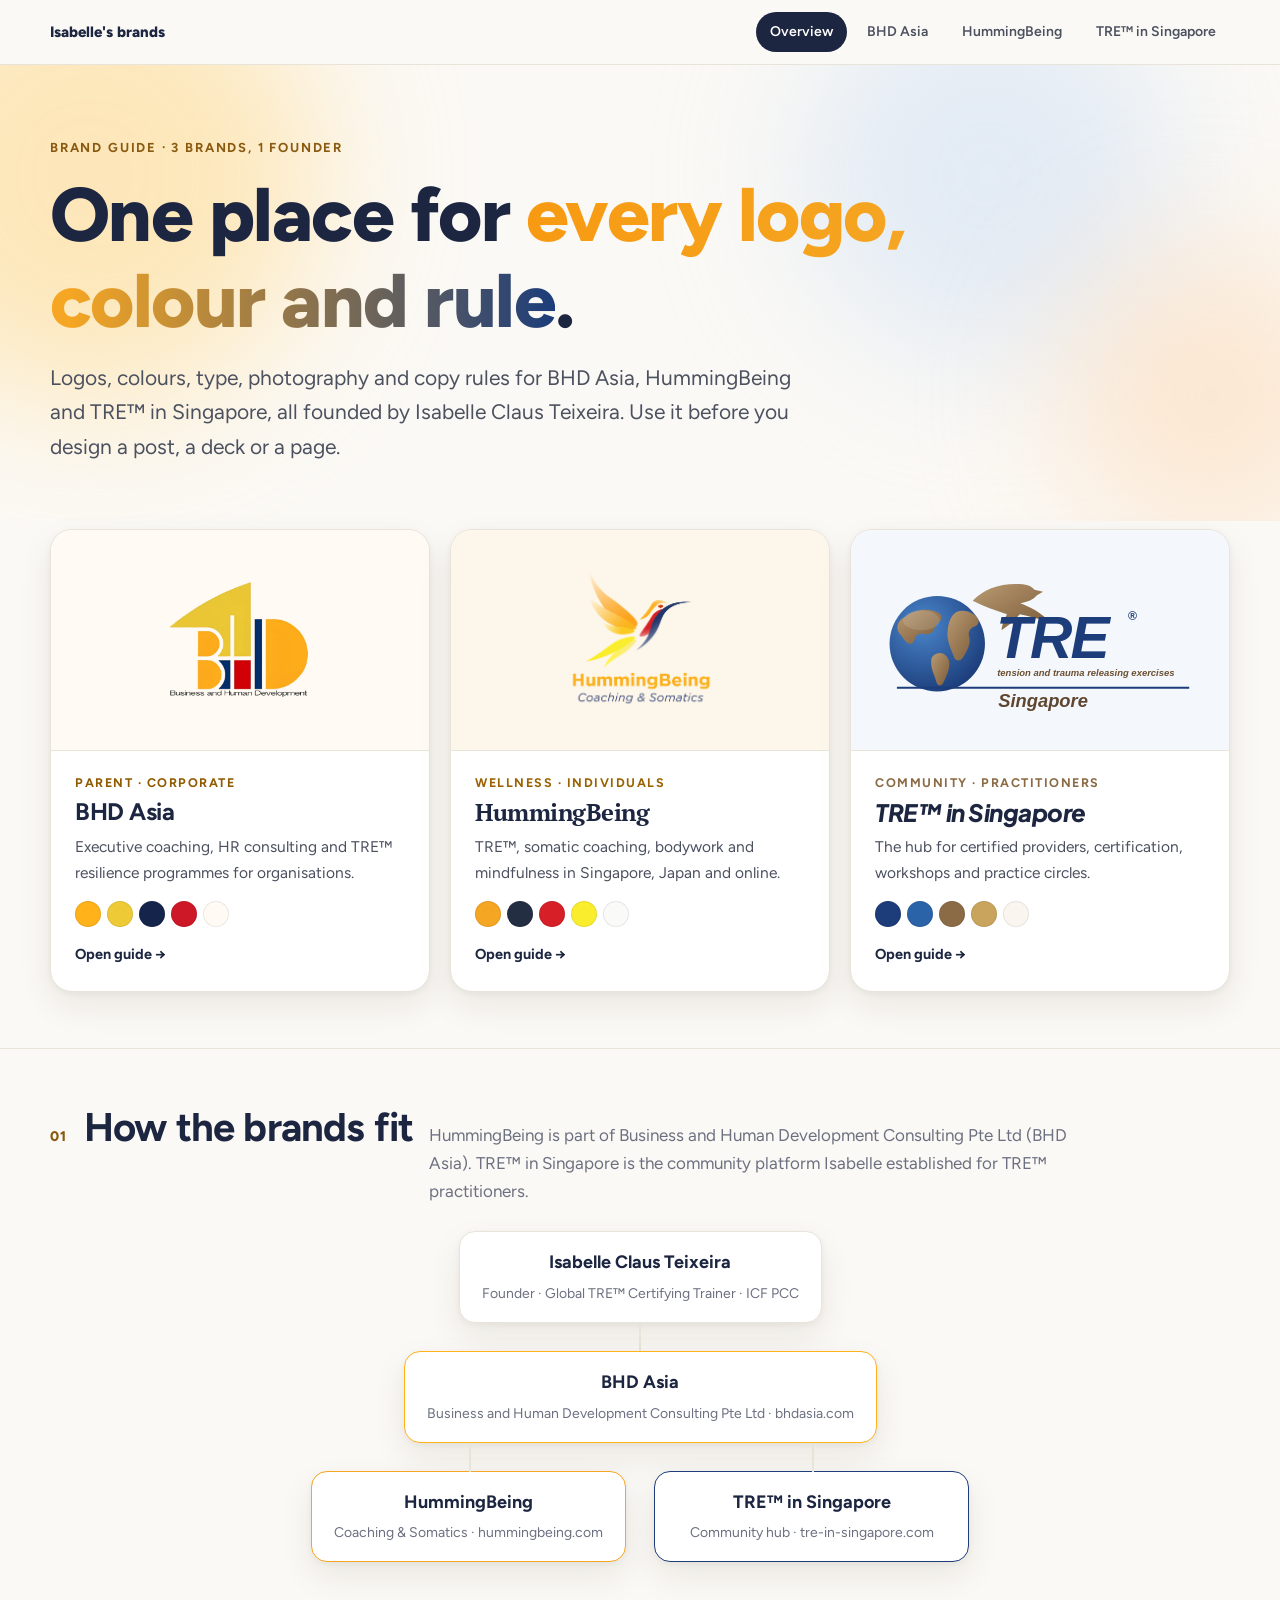
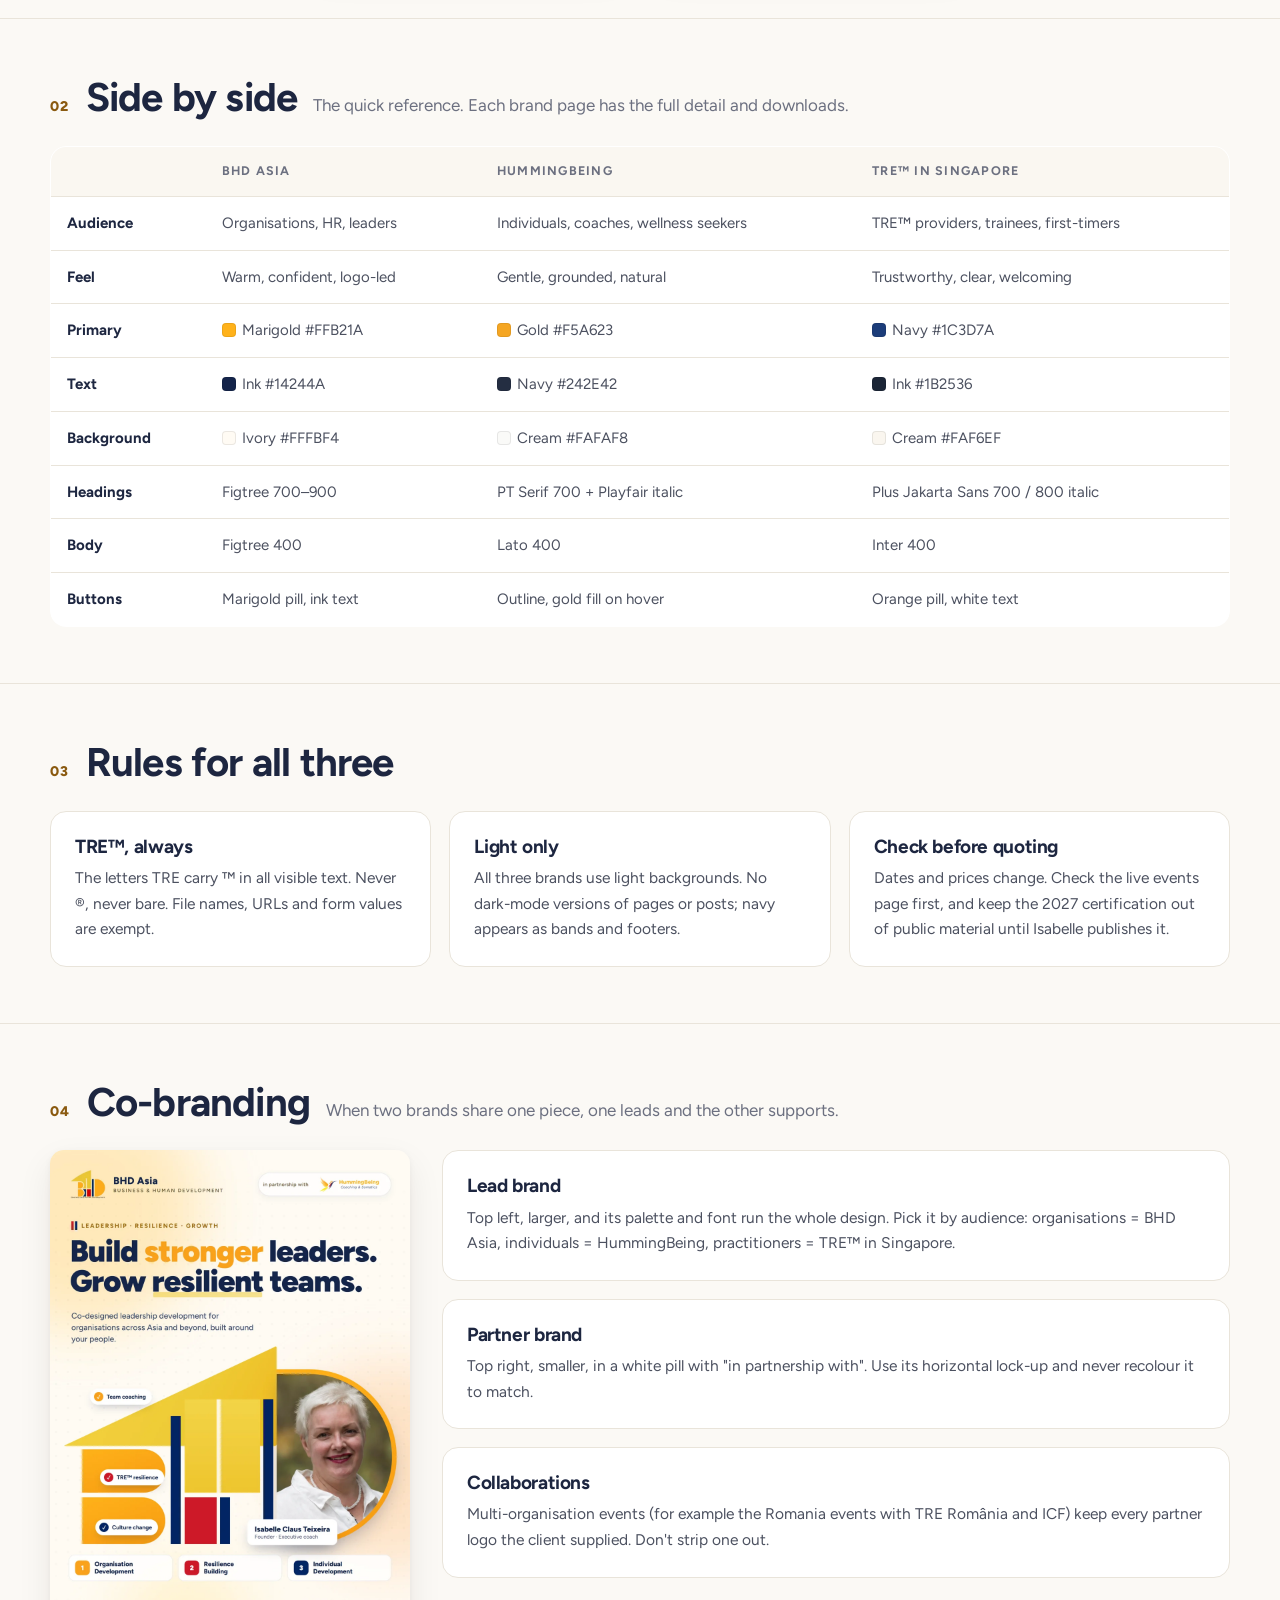
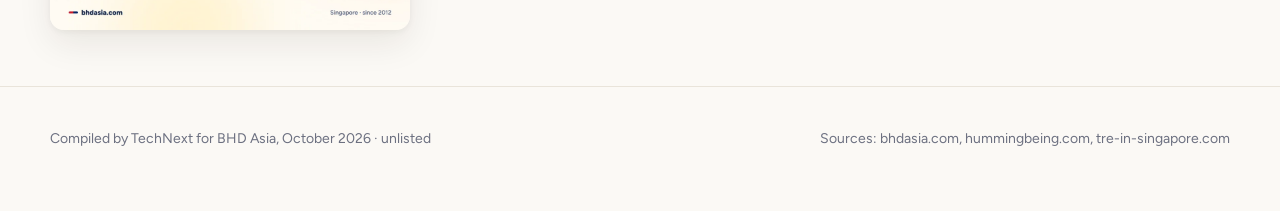
<file: index.html>
<!doctype html>
<html lang="en"><head>
<meta charset="utf-8"><meta name="viewport" content="width=device-width,initial-scale=1"><meta name="color-scheme" content="light">
<meta name="robots" content="noindex,nofollow">
<title>Isabelle's Brands Guide</title>
<link rel="preconnect" href="https://fonts.googleapis.com"><link rel="preconnect" href="https://fonts.gstatic.com" crossorigin>
<link href="https://fonts.googleapis.com/css2?family=Figtree:wght@400;500;600;700;800;900&family=PT+Serif:wght@700&family=Plus+Jakarta+Sans:ital,wght@1,800&display=swap" rel="stylesheet">
<link rel="stylesheet" href="assets/guide.css">
<style>
:root{--bg:#fbf9f5;--ink:#1d2640;--body:#4c5160;--muted:#6c7080;--line:#e9e4da;--accent:#e9a23b;--accent-ink:#8a5a10}
.hero h1{max-width:18ch}
.hero h1 span{background:linear-gradient(90deg,#F79A12,#F5A623 45%,#1c3d7a);-webkit-background-clip:text;background-clip:text;color:transparent}
.orbs{position:absolute;inset:0;z-index:-1;pointer-events:none}
.orbs i{position:absolute;border-radius:50%;filter:blur(70px);opacity:.55}
.brands{display:grid;grid-template-columns:repeat(3,1fr);gap:20px}
.bc{display:flex;flex-direction:column;text-decoration:none;border-radius:22px;overflow:hidden;background:#fff;border:1px solid var(--line);box-shadow:var(--shadow);transition:transform .2s cubic-bezier(.23,1,.32,1),box-shadow .2s}
.bc:hover{transform:translateY(-4px);box-shadow:0 4px 10px rgba(30,30,40,.06),0 26px 50px rgba(30,30,40,.12)}
.bc:active{transform:scale(.98)}
.bc .lg{height:220px;display:grid;place-items:center;padding:30px}
.bc .lg img{width:auto;height:auto;max-width:100%;max-height:160px;object-fit:contain}
.bc .tx{padding:22px 24px 24px;border-top:1px solid var(--line);flex:1;display:flex;flex-direction:column}
.bc .role{font-size:12.5px;font-weight:700;letter-spacing:.12em;text-transform:uppercase}
.bc h3{font-size:24px;margin:6px 0 8px}
.bc p{font-size:15.5px;flex:1}
.bc .dots{display:flex;gap:6px;margin-top:16px}
.bc .dots i{width:26px;height:26px;border-radius:50%;border:1px solid rgba(0,0,0,.08)}
.bc .go{margin-top:16px;font-weight:700;font-size:14.5px;color:var(--ink)}
.arch{display:grid;grid-template-columns:1fr;gap:0;justify-items:center}
.arch .node{background:#fff;border:1px solid var(--line);border-radius:16px;padding:16px 22px;text-align:center;box-shadow:var(--shadow);min-width:260px}
.arch .node b{display:block;color:var(--ink);font-size:18px}
.arch .node small{color:var(--muted);font-size:14px}
.arch .stem{width:2px;height:28px;background:var(--line)}
.arch .kids{display:grid;grid-template-columns:1fr 1fr;gap:28px;position:relative;padding-top:28px}
.arch .kids::before{content:"";position:absolute;top:0;left:25%;right:25%;height:2px;background:var(--line)}
.arch .kids .node{position:relative}
.arch .kids .node::before{content:"";position:absolute;left:50%;top:-28px;width:2px;height:28px;background:var(--line)}
table.cmp{width:100%;border-collapse:collapse;background:#fff;border-radius:16px;overflow:hidden;border:1px solid var(--line);font-size:15px}
table.cmp th,table.cmp td{padding:14px 16px;text-align:left;border-bottom:1px solid var(--line);vertical-align:top}
table.cmp th{font-size:12.5px;letter-spacing:.1em;text-transform:uppercase;color:var(--muted);background:#faf7f1}
table.cmp td:first-child{font-weight:700;color:var(--ink);white-space:nowrap}
.tw{overflow-x:auto;border-radius:16px}
.mini{display:inline-block;width:14px;height:14px;border-radius:4px;vertical-align:-2px;margin-right:6px;border:1px solid rgba(0,0,0,.08)}
@media (max-width:900px){.brands{grid-template-columns:1fr}.arch .kids{grid-template-columns:1fr;gap:16px}.arch .kids::before,.arch .kids .node::before{display:none}.arch .node{min-width:0;width:100%}}
</style>
</head><body>
<header class="top"><div class="wrap"><a class="home" href="./">Isabelle's brands</a>
<nav><a href="./" aria-current="page">Overview</a><a href="bhdasia">BHD Asia</a><a href="hummingbeing">HummingBeing</a><a href="tre-singapore">TRE&trade; in Singapore</a></nav></div></header>

<main>
<section class="hero"><div class="orbs" aria-hidden="true"><i style="width:460px;height:460px;left:-140px;top:-120px;background:#FFD98A"></i><i style="width:380px;height:380px;right:8%;top:-80px;background:#cfe0f5"></i><i style="width:300px;height:300px;right:-80px;top:180px;background:#FDD9B5"></i></div>
<div class="wrap">
  <div class="eyebrow">Brand guide &middot; 3 brands, 1 founder</div>
  <h1>One place for <span>every logo, colour and rule</span>.</h1>
  <p class="lead">Logos, colours, type, photography and copy rules for BHD Asia, HummingBeing and TRE&trade; in Singapore, all founded by Isabelle Claus Teixeira. Use it before you design a post, a deck or a page.</p>
</div></section>

<section class="s" style="border-top:0;padding-top:8px"><div class="wrap">
  <div class="brands">
    <a class="bc reveal" href="bhdasia"><div class="lg" style="background:#FFFBF4"><img src="assets/logos/bhd-asia-logo.webp" alt="BHD Asia logo"></div><div class="tx"><span class="role" style="color:#8f5a00">Parent &middot; corporate</span><h3 style="font-family:Figtree">BHD Asia</h3><p>Executive coaching, HR consulting and TRE&trade; resilience programmes for organisations.</p><div class="dots"><i style="background:#FFB21A"></i><i style="background:#EECB36"></i><i style="background:#14244a"></i><i style="background:#CD1827"></i><i style="background:#FFFBF4"></i></div><span class="go">Open guide &rarr;</span></div></a>
    <a class="bc reveal" href="hummingbeing"><div class="lg" style="background:#fdf6ea"><img src="assets/logos/hummingbeing-logo-stacked.png" alt="HummingBeing logo"></div><div class="tx"><span class="role" style="color:#9a6200">Wellness &middot; individuals</span><h3 style="font-family:'PT Serif',serif">HummingBeing</h3><p>TRE&trade;, somatic coaching, bodywork and mindfulness in Singapore, Japan and online.</p><div class="dots"><i style="background:#F5A623"></i><i style="background:#242e42"></i><i style="background:#D61F26"></i><i style="background:#FAED2E"></i><i style="background:#fafaf8"></i></div><span class="go">Open guide &rarr;</span></div></a>
    <a class="bc reveal" href="tre-singapore"><div class="lg" style="background:#f4f7fc"><img src="assets/logos/tre-singapore-logo.svg" alt="TRE in Singapore logo"></div><div class="tx"><span class="role" style="color:#8b6b45">Community &middot; practitioners</span><h3 style="font-family:'Plus Jakarta Sans';font-style:italic;font-weight:800">TRE&trade; in Singapore</h3><p>The hub for certified providers, certification, workshops and practice circles.</p><div class="dots"><i style="background:#1c3d7a"></i><i style="background:#2a63a8"></i><i style="background:#8b6b45"></i><i style="background:#c9a45c"></i><i style="background:#faf6ef"></i></div><span class="go">Open guide &rarr;</span></div></a>
  </div>
</div></section>

<section class="s"><div class="wrap">
  <div class="s-head"><span class="num">01</span><h2>How the brands fit</h2><p>HummingBeing is part of Business and Human Development Consulting Pte Ltd (BHD Asia). TRE&trade; in Singapore is the community platform Isabelle established for TRE&trade; practitioners.</p></div>
  <div class="arch reveal">
    <div class="node"><b>Isabelle Claus Teixeira</b><small>Founder &middot; Global TRE&trade; Certifying Trainer &middot; ICF PCC</small></div>
    <div class="stem"></div>
    <div class="node" style="border-color:#FFB21A"><b>BHD Asia</b><small>Business and Human Development Consulting Pte Ltd &middot; bhdasia.com</small></div>
    <div class="kids">
      <div class="node" style="border-color:#F5A623"><b>HummingBeing</b><small>Coaching &amp; Somatics &middot; hummingbeing.com</small></div>
      <div class="node" style="border-color:#1c3d7a"><b>TRE&trade; in Singapore</b><small>Community hub &middot; tre-in-singapore.com</small></div>
    </div>
  </div>
</div></section>

<section class="s"><div class="wrap">
  <div class="s-head"><span class="num">02</span><h2>Side by side</h2><p>The quick reference. Each brand page has the full detail and downloads.</p></div>
  <div class="tw reveal"><table class="cmp">
    <tr><th></th><th>BHD Asia</th><th>HummingBeing</th><th>TRE&trade; in Singapore</th></tr>
    <tr><td>Audience</td><td>Organisations, HR, leaders</td><td>Individuals, coaches, wellness seekers</td><td>TRE&trade; providers, trainees, first-timers</td></tr>
    <tr><td>Feel</td><td>Warm, confident, logo-led</td><td>Gentle, grounded, natural</td><td>Trustworthy, clear, welcoming</td></tr>
    <tr><td>Primary</td><td><span class="mini" style="background:#FFB21A"></span>Marigold #FFB21A</td><td><span class="mini" style="background:#F5A623"></span>Gold #F5A623</td><td><span class="mini" style="background:#1c3d7a"></span>Navy #1C3D7A</td></tr>
    <tr><td>Text</td><td><span class="mini" style="background:#14244a"></span>Ink #14244A</td><td><span class="mini" style="background:#242e42"></span>Navy #242E42</td><td><span class="mini" style="background:#1b2536"></span>Ink #1B2536</td></tr>
    <tr><td>Background</td><td><span class="mini" style="background:#FFFBF4"></span>Ivory #FFFBF4</td><td><span class="mini" style="background:#fafaf8"></span>Cream #FAFAF8</td><td><span class="mini" style="background:#faf6ef"></span>Cream #FAF6EF</td></tr>
    <tr><td>Headings</td><td>Figtree 700&ndash;900</td><td>PT Serif 700 + Playfair italic</td><td>Plus Jakarta Sans 700 / 800 italic</td></tr>
    <tr><td>Body</td><td>Figtree 400</td><td>Lato 400</td><td>Inter 400</td></tr>
    <tr><td>Buttons</td><td>Marigold pill, ink text</td><td>Outline, gold fill on hover</td><td>Orange pill, white text</td></tr>
  </table></div>
</div></section>

<section class="s"><div class="wrap">
  <div class="s-head"><span class="num">03</span><h2>Rules for all three</h2></div>
  <div class="grid g3">
    <div class="card reveal"><h3>TRE&trade;, always</h3><p>The letters TRE carry &trade; in all visible text. Never &reg;, never bare. File names, URLs and form values are exempt.</p></div>
    <div class="card reveal"><h3>Light only</h3><p>All three brands use light backgrounds. No dark-mode versions of pages or posts; navy appears as bands and footers.</p></div>
    <div class="card reveal"><h3>Check before quoting</h3><p>Dates and prices change. Check the live events page first, and keep the 2027 certification out of public material until Isabelle publishes it.</p></div>
  </div>
</div></section>

<section class="s"><div class="wrap">
  <div class="s-head"><span class="num">04</span><h2>Co-branding</h2><p>When two brands share one piece, one leads and the other supports.</p></div>
  <div class="post">
    <img src="assets/posts/01-bhdasia-hummingbeing-leadership-pillars.webp" alt="BHD Asia and HummingBeing co-branded post" loading="lazy">
    <div class="grid">
      <div class="card"><h3>Lead brand</h3><p>Top left, larger, and its palette and font run the whole design. Pick it by audience: organisations = BHD Asia, individuals = HummingBeing, practitioners = TRE&trade; in Singapore.</p></div>
      <div class="card"><h3>Partner brand</h3><p>Top right, smaller, in a white pill with "in partnership with". Use its horizontal lock-up and never recolour it to match.</p></div>
      <div class="card"><h3>Collaborations</h3><p>Multi-organisation events (for example the Romania events with TRE Rom&acirc;nia and ICF) keep every partner logo the client supplied. Don't strip one out.</p></div>
    </div>
  </div>
</div></section>
</main>

<footer><div class="wrap"><span>Compiled by TechNext for BHD Asia, October 2026 &middot; unlisted</span><span>Sources: bhdasia.com, hummingbeing.com, tre-in-singapore.com</span></div></footer>
<script src="assets/guide.js"></script>
</body></html>
</file>
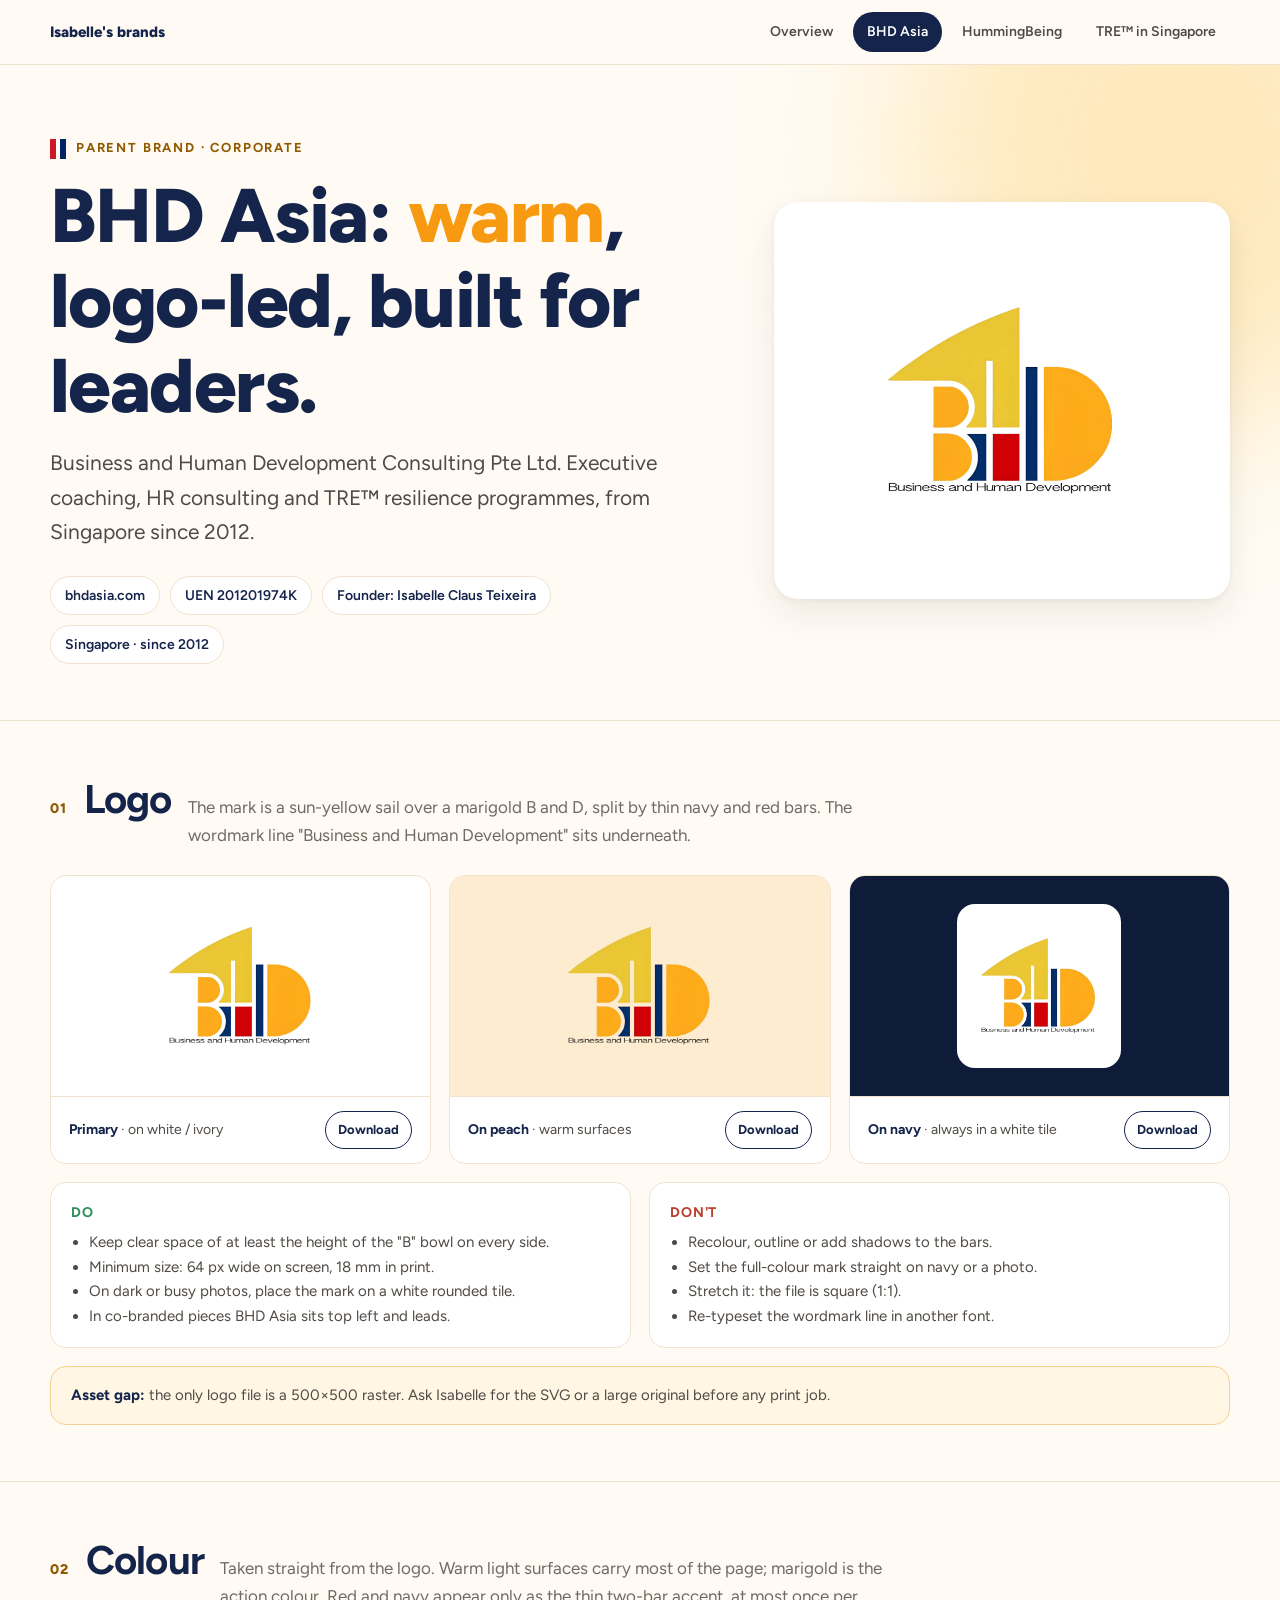
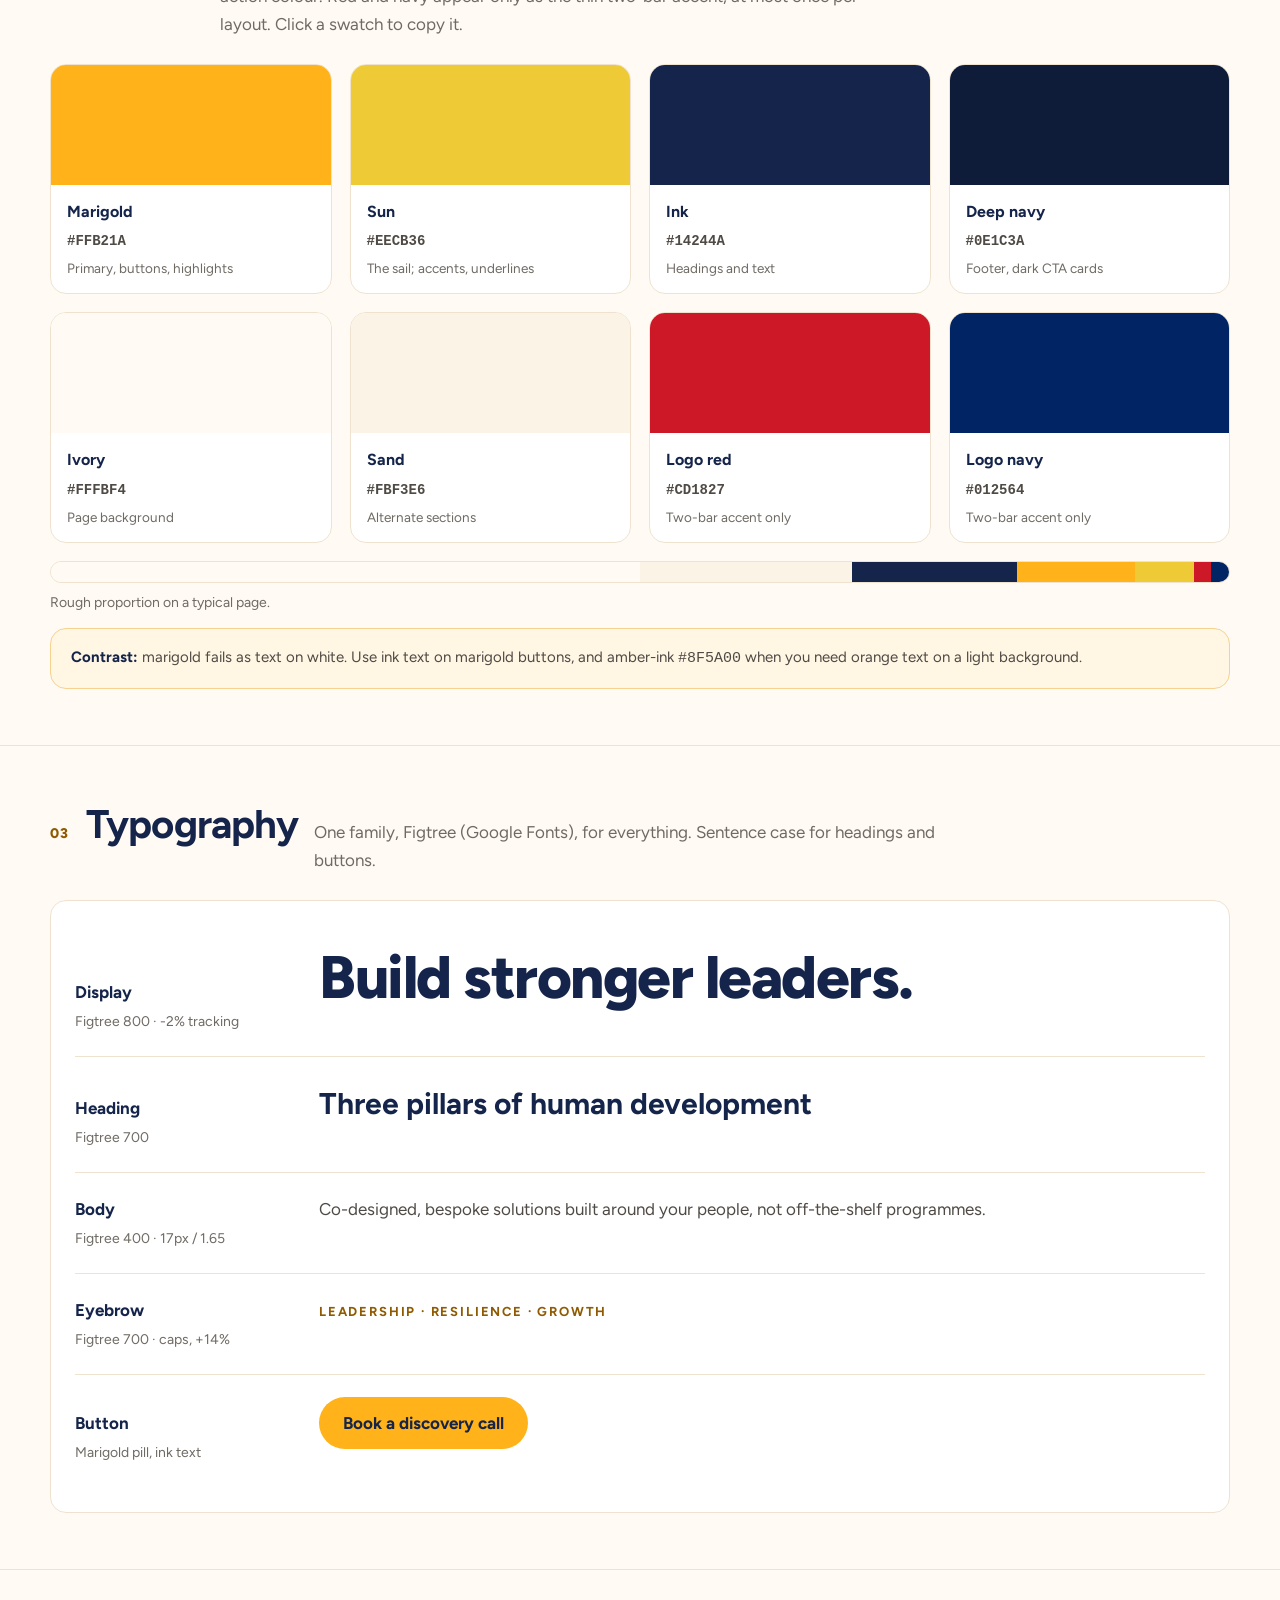
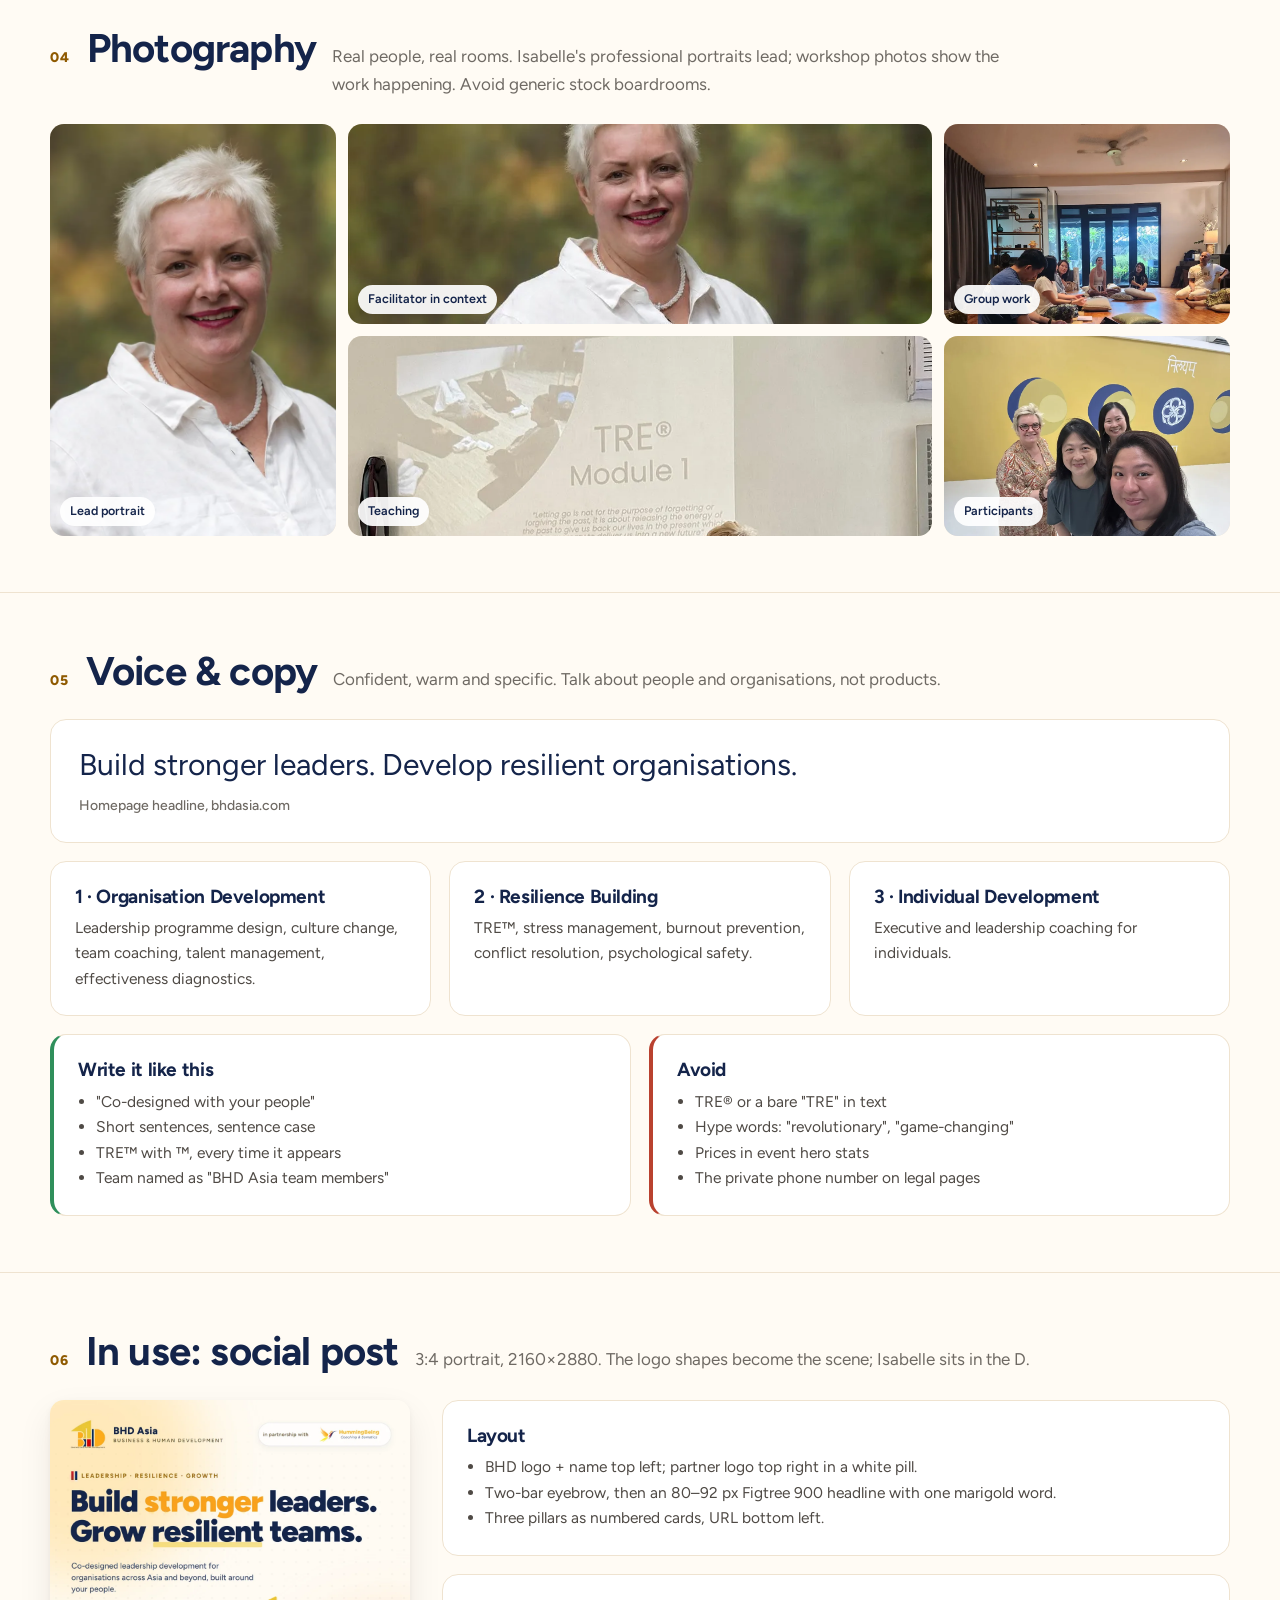
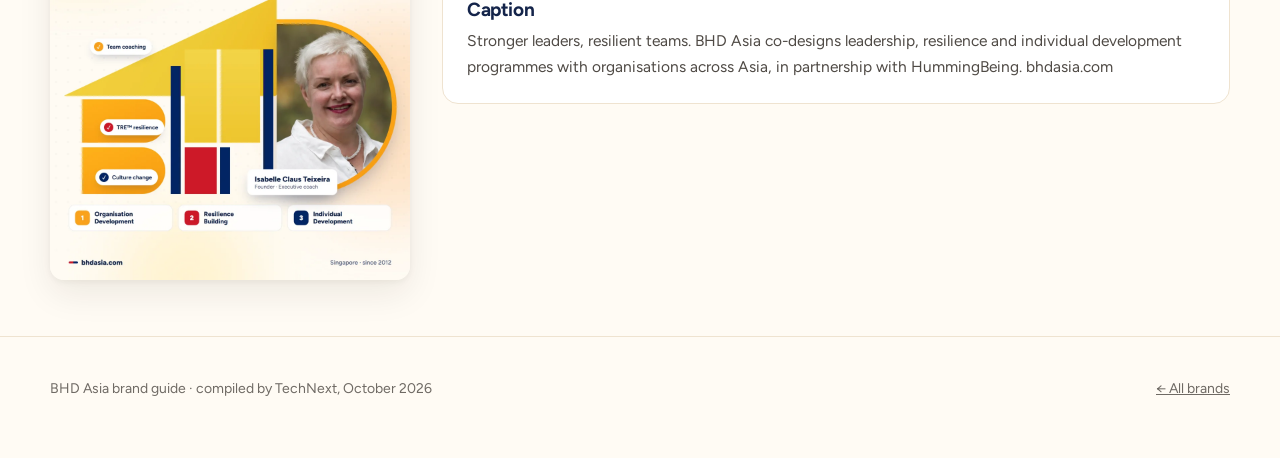
<file: bhdasia.html>
<!doctype html>
<html lang="en"><head>
<meta charset="utf-8"><meta name="viewport" content="width=device-width,initial-scale=1"><meta name="color-scheme" content="light">
<meta name="robots" content="noindex,nofollow">
<title>BHD Asia Brand Guide</title>
<link rel="preconnect" href="https://fonts.googleapis.com"><link rel="preconnect" href="https://fonts.gstatic.com" crossorigin>
<link href="https://fonts.googleapis.com/css2?family=Figtree:wght@400;500;600;700;800;900&display=swap" rel="stylesheet">
<link rel="stylesheet" href="assets/guide.css">
<style>
:root{--bg:#FFFBF4;--ink:#14244a;--body:#4f4a45;--muted:#6f6a64;--line:#EFE3D0;--accent:#FFB21A;--accent-ink:#8f5a00;--dark:#0e1c3a;--tint:#FDECCF;
  --font-h:'Figtree',system-ui,sans-serif;--font-b:'Figtree',system-ui,sans-serif}
.hero::before{content:"";position:absolute;width:560px;height:560px;right:-180px;top:-200px;border-radius:50%;background:#FFE3A8;filter:blur(80px);opacity:.7;z-index:-1}
.hero h1 em{font-style:normal;color:#F79A12}
.twobar{display:inline-flex;gap:4px;vertical-align:middle;margin-right:10px}.twobar i{width:6px;height:20px;background:#CD1827}.twobar i+i{background:#012564}
</style>
</head><body>
<header class="top"><div class="wrap"><a class="home" href="./">Isabelle's brands</a>
<nav><a href="./">Overview</a><a href="bhdasia" aria-current="page">BHD Asia</a><a href="hummingbeing">HummingBeing</a><a href="tre-singapore">TRE&trade; in Singapore</a></nav></div></header>

<main>
<section class="hero"><div class="wrap hero-grid">
  <div>
    <div class="eyebrow"><span class="twobar"><i></i><i></i></span>Parent brand &middot; corporate</div>
    <h1>BHD Asia: <em>warm</em>, logo-led, built for leaders.</h1>
    <p class="lead">Business and Human Development Consulting Pte Ltd. Executive coaching, HR consulting and TRE&trade; resilience programmes, from Singapore since 2012.</p>
    <div class="facts"><span>bhdasia.com</span><span>UEN 201201974K</span><span>Founder: Isabelle Claus Teixeira</span><span>Singapore &middot; since 2012</span></div>
  </div>
  <div class="hero-logo"><img src="assets/logos/bhd-asia-logo.webp" alt="BHD Asia logo"></div>
</div></section>

<section class="s"><div class="wrap">
  <div class="s-head"><span class="num">01</span><h2>Logo</h2><p>The mark is a sun-yellow sail over a marigold B and D, split by thin navy and red bars. The wordmark line "Business and Human Development" sits underneath.</p></div>
  <div class="grid g3">
    <div class="logo-tile reveal"><div class="stage"><img src="assets/logos/bhd-asia-logo.webp" alt=""></div><div class="meta"><span><b>Primary</b> &middot; on white / ivory</span><a class="dl" href="assets/logos/bhd-asia-logo.webp" download>Download</a></div></div>
    <div class="logo-tile reveal"><div class="stage tint"><img src="assets/logos/bhd-asia-logo.webp" alt=""></div><div class="meta"><span><b>On peach</b> &middot; warm surfaces</span><a class="dl" href="assets/logos/bhd-asia-logo.webp" download>Download</a></div></div>
    <div class="logo-tile reveal"><div class="stage dark"><div style="background:#fff;border-radius:18px;padding:16px;height:164px;aspect-ratio:1;display:grid;place-items:center"><img src="assets/logos/bhd-asia-logo.webp" alt="" style="max-height:100%"></div></div><div class="meta"><span><b>On navy</b> &middot; always in a white tile</span><a class="dl" href="assets/logos/bhd-asia-logo.webp" download>Download</a></div></div>
  </div>
  <div class="rules">
    <div class="rule do"><b>Do</b><ul><li>Keep clear space of at least the height of the "B" bowl on every side.</li><li>Minimum size: 64 px wide on screen, 18 mm in print.</li><li>On dark or busy photos, place the mark on a white rounded tile.</li><li>In co-branded pieces BHD Asia sits top left and leads.</li></ul></div>
    <div class="rule dont"><b>Don't</b><ul><li>Recolour, outline or add shadows to the bars.</li><li>Set the full-colour mark straight on navy or a photo.</li><li>Stretch it: the file is square (1:1).</li><li>Re-typeset the wordmark line in another font.</li></ul></div>
  </div>
  <p class="note" style="margin-top:18px"><b>Asset gap:</b> the only logo file is a 500&times;500 raster. Ask Isabelle for the SVG or a large original before any print job.</p>
</div></section>

<section class="s"><div class="wrap">
  <div class="s-head"><span class="num">02</span><h2>Colour</h2><p>Taken straight from the logo. Warm light surfaces carry most of the page; marigold is the action colour. Red and navy appear only as the thin two-bar accent, at most once per layout. Click a swatch to copy it.</p></div>
  <div class="grid g4">
    <button class="sw reveal" data-hex="#FFB21A"><div class="chip"><i>Copy</i></div><div class="info"><b>Marigold</b><code>#FFB21A</code><small>Primary, buttons, highlights</small></div></button>
    <button class="sw reveal" data-hex="#EECB36"><div class="chip"><i>Copy</i></div><div class="info"><b>Sun</b><code>#EECB36</code><small>The sail; accents, underlines</small></div></button>
    <button class="sw reveal" data-hex="#14244a"><div class="chip"><i>Copy</i></div><div class="info"><b>Ink</b><code>#14244A</code><small>Headings and text</small></div></button>
    <button class="sw reveal" data-hex="#0e1c3a"><div class="chip"><i>Copy</i></div><div class="info"><b>Deep navy</b><code>#0E1C3A</code><small>Footer, dark CTA cards</small></div></button>
    <button class="sw reveal" data-hex="#FFFBF4"><div class="chip"><i>Copy</i></div><div class="info"><b>Ivory</b><code>#FFFBF4</code><small>Page background</small></div></button>
    <button class="sw reveal" data-hex="#FBF3E6"><div class="chip"><i>Copy</i></div><div class="info"><b>Sand</b><code>#FBF3E6</code><small>Alternate sections</small></div></button>
    <button class="sw reveal" data-hex="#CD1827"><div class="chip"><i>Copy</i></div><div class="info"><b>Logo red</b><code>#CD1827</code><small>Two-bar accent only</small></div></button>
    <button class="sw reveal" data-hex="#012564"><div class="chip"><i>Copy</i></div><div class="info"><b>Logo navy</b><code>#012564</code><small>Two-bar accent only</small></div></button>
  </div>
  <div class="bar" aria-hidden="true"><span style="flex:50;background:#FFFBF4"></span><span style="flex:18;background:#FBF3E6"></span><span style="flex:14;background:#14244a"></span><span style="flex:10;background:#FFB21A"></span><span style="flex:5;background:#EECB36"></span><span style="flex:1.5;background:#CD1827"></span><span style="flex:1.5;background:#012564"></span></div>
  <p style="font-size:14px;color:var(--muted);margin-top:8px">Rough proportion on a typical page.</p>
  <p class="note" style="margin-top:14px"><b>Contrast:</b> marigold fails as text on white. Use ink text on marigold buttons, and amber-ink <code>#8F5A00</code> when you need orange text on a light background.</p>
</div></section>

<section class="s"><div class="wrap">
  <div class="s-head"><span class="num">03</span><h2>Typography</h2><p>One family, Figtree (Google Fonts), for everything. Sentence case for headings and buttons.</p></div>
  <div class="card">
    <div class="type-row"><div class="lbl"><b>Display</b><small>Figtree 800 &middot; -2% tracking</small></div><div class="spec" style="font-weight:800;font-size:clamp(34px,5vw,60px);letter-spacing:-.025em;line-height:1">Build stronger leaders.</div></div>
    <div class="type-row"><div class="lbl"><b>Heading</b><small>Figtree 700</small></div><div class="spec" style="font-weight:700;font-size:30px">Three pillars of human development</div></div>
    <div class="type-row"><div class="lbl"><b>Body</b><small>Figtree 400 &middot; 17px / 1.65</small></div><div class="spec" style="color:var(--body)">Co-designed, bespoke solutions built around your people, not off-the-shelf programmes.</div></div>
    <div class="type-row"><div class="lbl"><b>Eyebrow</b><small>Figtree 700 &middot; caps, +14%</small></div><div class="spec" style="font-weight:700;font-size:13px;letter-spacing:.14em;text-transform:uppercase;color:#8f5a00">Leadership &middot; Resilience &middot; Growth</div></div>
    <div class="type-row"><div class="lbl"><b>Button</b><small>Marigold pill, ink text</small></div><div class="spec"><span style="display:inline-block;background:#FFB21A;color:#14244a;font-weight:700;padding:12px 24px;border-radius:999px">Book a discovery call</span></div></div>
  </div>
</div></section>

<section class="s"><div class="wrap">
  <div class="s-head"><span class="num">04</span><h2>Photography</h2><p>Real people, real rooms. Isabelle's professional portraits lead; workshop photos show the work happening. Avoid generic stock boardrooms.</p></div>
  <div class="photos">
    <figure class="h2 reveal"><img src="assets/photos/isabelle-portrait.webp" alt="Isabelle Claus Teixeira portrait" loading="lazy"><figcaption>Lead portrait</figcaption></figure>
    <figure class="w2 reveal"><img src="assets/photos/isabelle-bhd.webp" alt="Isabelle" loading="lazy"><figcaption>Facilitator in context</figcaption></figure>
    <figure class="reveal"><img src="assets/photos/tre-module2-group.webp" alt="Workshop group" loading="lazy"><figcaption>Group work</figcaption></figure>
    <figure class="w2 reveal"><img src="assets/photos/isabelle-teaching-tre.webp" alt="Isabelle teaching" loading="lazy"><figcaption>Teaching</figcaption></figure>
    <figure class="reveal"><img src="assets/photos/hb-students-module1.webp" alt="Students" loading="lazy"><figcaption>Participants</figcaption></figure>
  </div>
</div></section>

<section class="s"><div class="wrap">
  <div class="s-head"><span class="num">05</span><h2>Voice &amp; copy</h2><p>Confident, warm and specific. Talk about people and organisations, not products.</p></div>
  <blockquote class="reveal">Build stronger leaders. Develop resilient organisations.<small>Homepage headline, bhdasia.com</small></blockquote>
  <div class="grid g3" style="margin-top:18px">
    <div class="card reveal"><h3>1 &middot; Organisation Development</h3><p>Leadership programme design, culture change, team coaching, talent management, effectiveness diagnostics.</p></div>
    <div class="card reveal"><h3>2 &middot; Resilience Building</h3><p>TRE&trade;, stress management, burnout prevention, conflict resolution, psychological safety.</p></div>
    <div class="card reveal"><h3>3 &middot; Individual Development</h3><p>Executive and leadership coaching for individuals.</p></div>
  </div>
  <div class="say" style="margin-top:18px">
    <div class="card yes"><h3>Write it like this</h3><ul><li>"Co-designed with your people"</li><li>Short sentences, sentence case</li><li>TRE&trade; with &trade;, every time it appears</li><li>Team named as "BHD Asia team members"</li></ul></div>
    <div class="card no"><h3>Avoid</h3><ul><li>TRE&reg; or a bare "TRE" in text</li><li>Hype words: "revolutionary", "game-changing"</li><li>Prices in event hero stats</li><li>The private phone number on legal pages</li></ul></div>
  </div>
</div></section>

<section class="s"><div class="wrap">
  <div class="s-head"><span class="num">06</span><h2>In use: social post</h2><p>3:4 portrait, 2160&times;2880. The logo shapes become the scene; Isabelle sits in the D.</p></div>
  <div class="post">
    <img src="assets/posts/01-bhdasia-hummingbeing-leadership-pillars.webp" alt="BHD Asia and HummingBeing co-branded social post" loading="lazy">
    <div class="grid">
      <div class="card"><h3>Layout</h3><ul><li>BHD logo + name top left; partner logo top right in a white pill.</li><li>Two-bar eyebrow, then an 80&ndash;92 px Figtree 900 headline with one marigold word.</li><li>Three pillars as numbered cards, URL bottom left.</li></ul></div>
      <div class="card"><h3>Caption</h3><p>Stronger leaders, resilient teams. BHD Asia co-designs leadership, resilience and individual development programmes with organisations across Asia, in partnership with HummingBeing. bhdasia.com</p></div>
    </div>
  </div>
</div></section>
</main>

<footer><div class="wrap"><span>BHD Asia brand guide &middot; compiled by TechNext, October 2026</span><a href="./">&larr; All brands</a></div></footer>
<script src="assets/guide.js"></script>
</body></html>
</file>
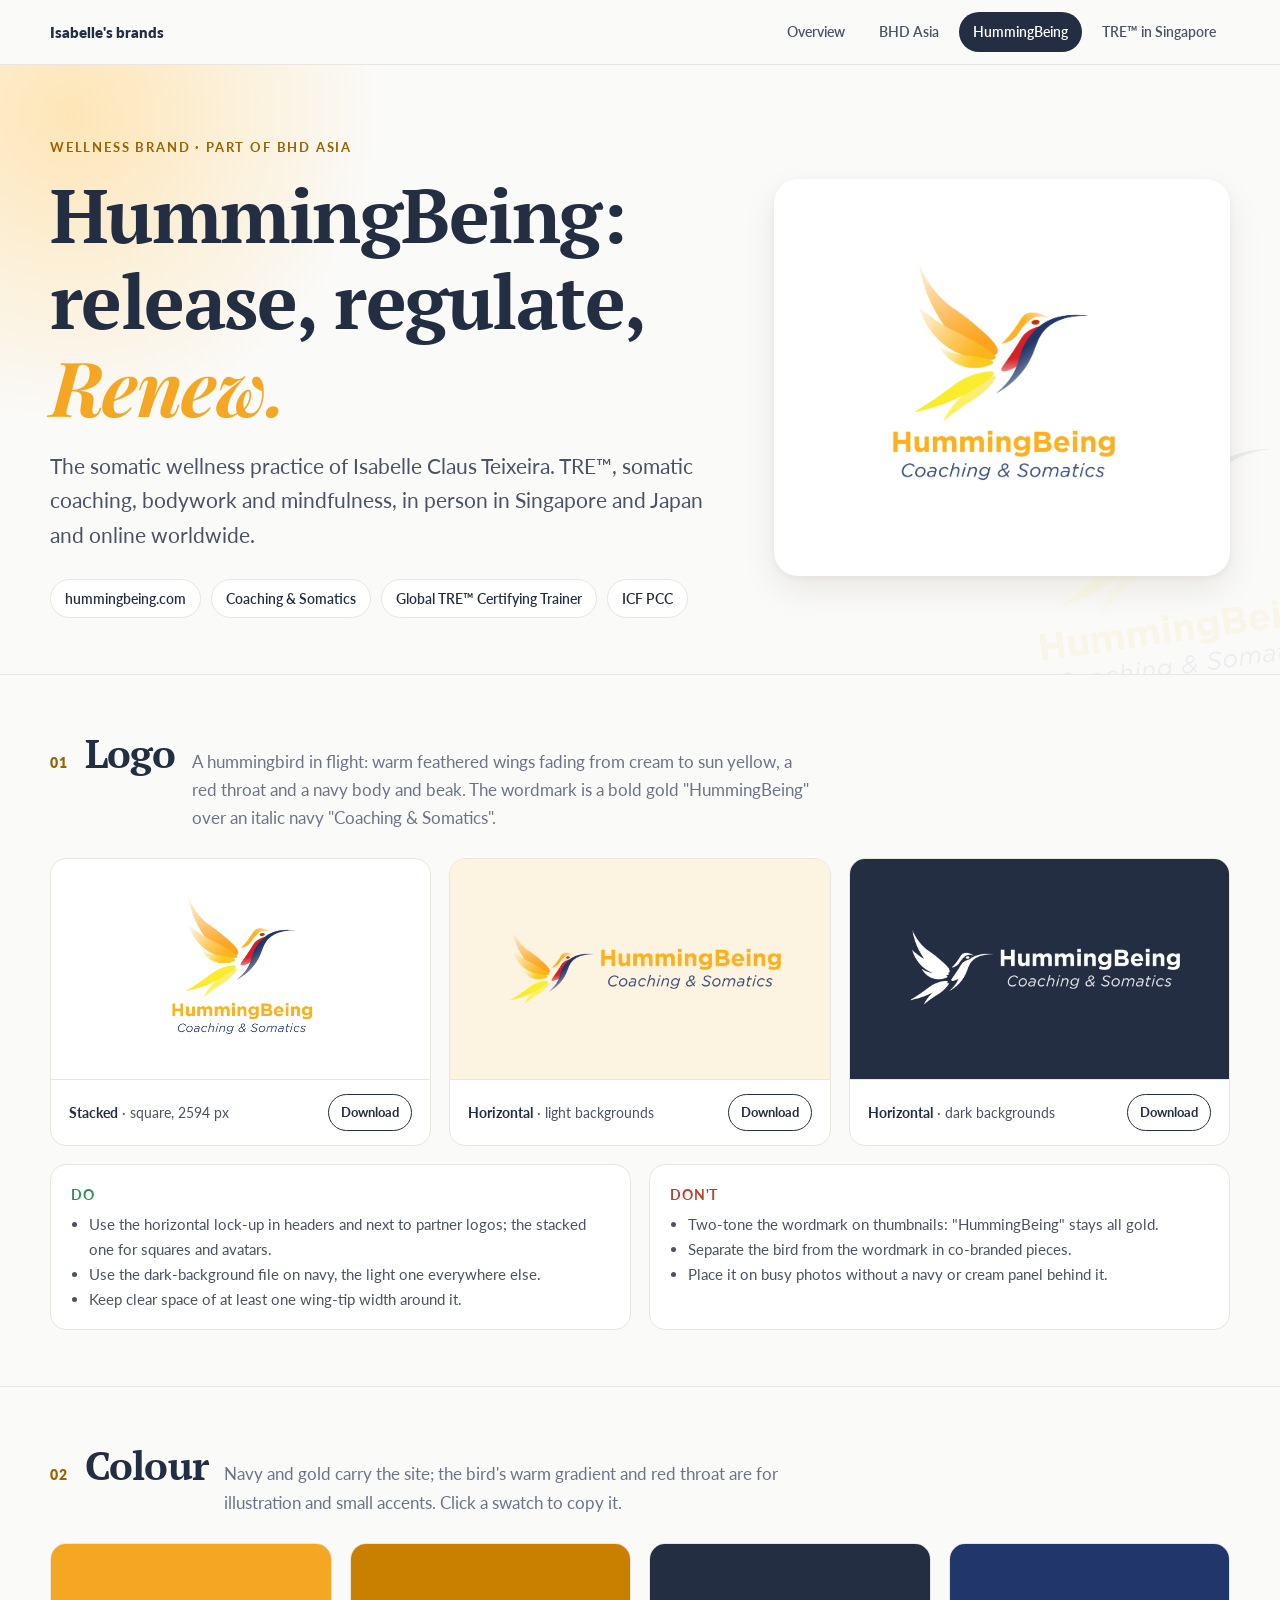
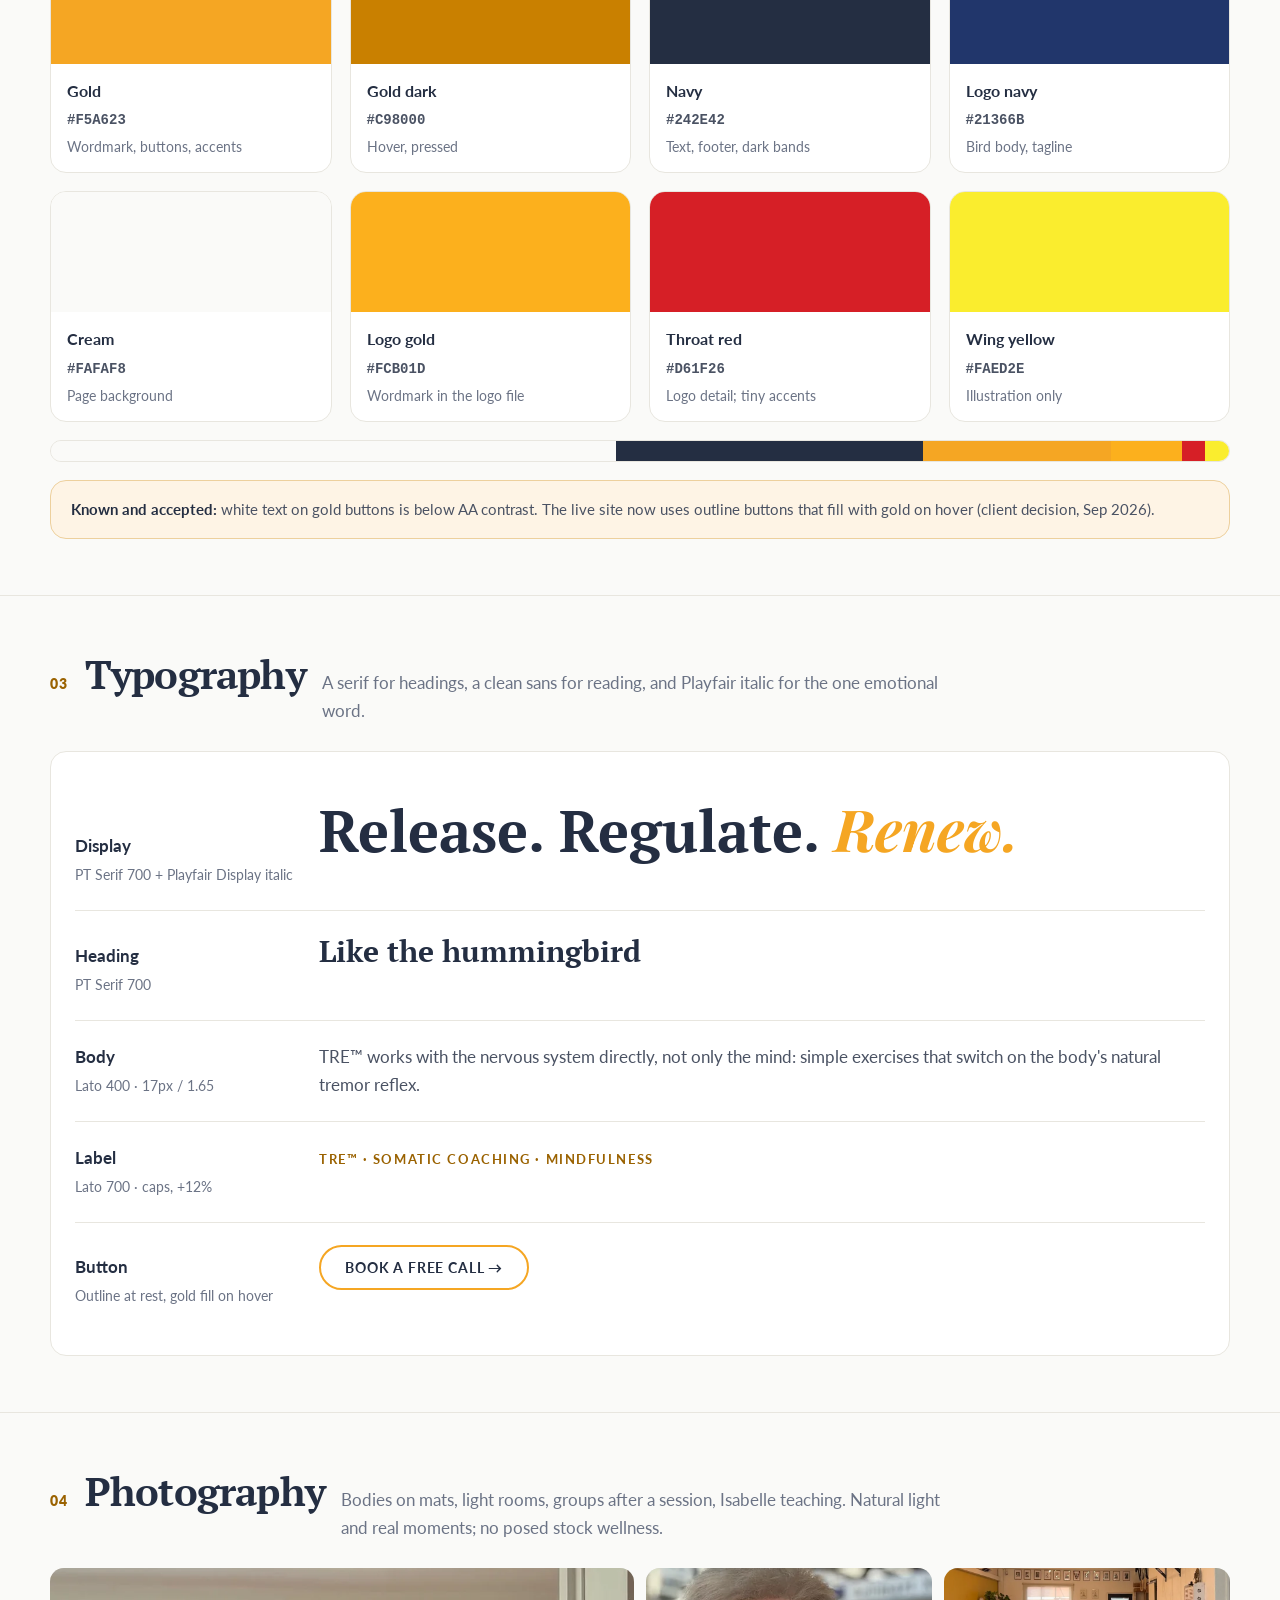
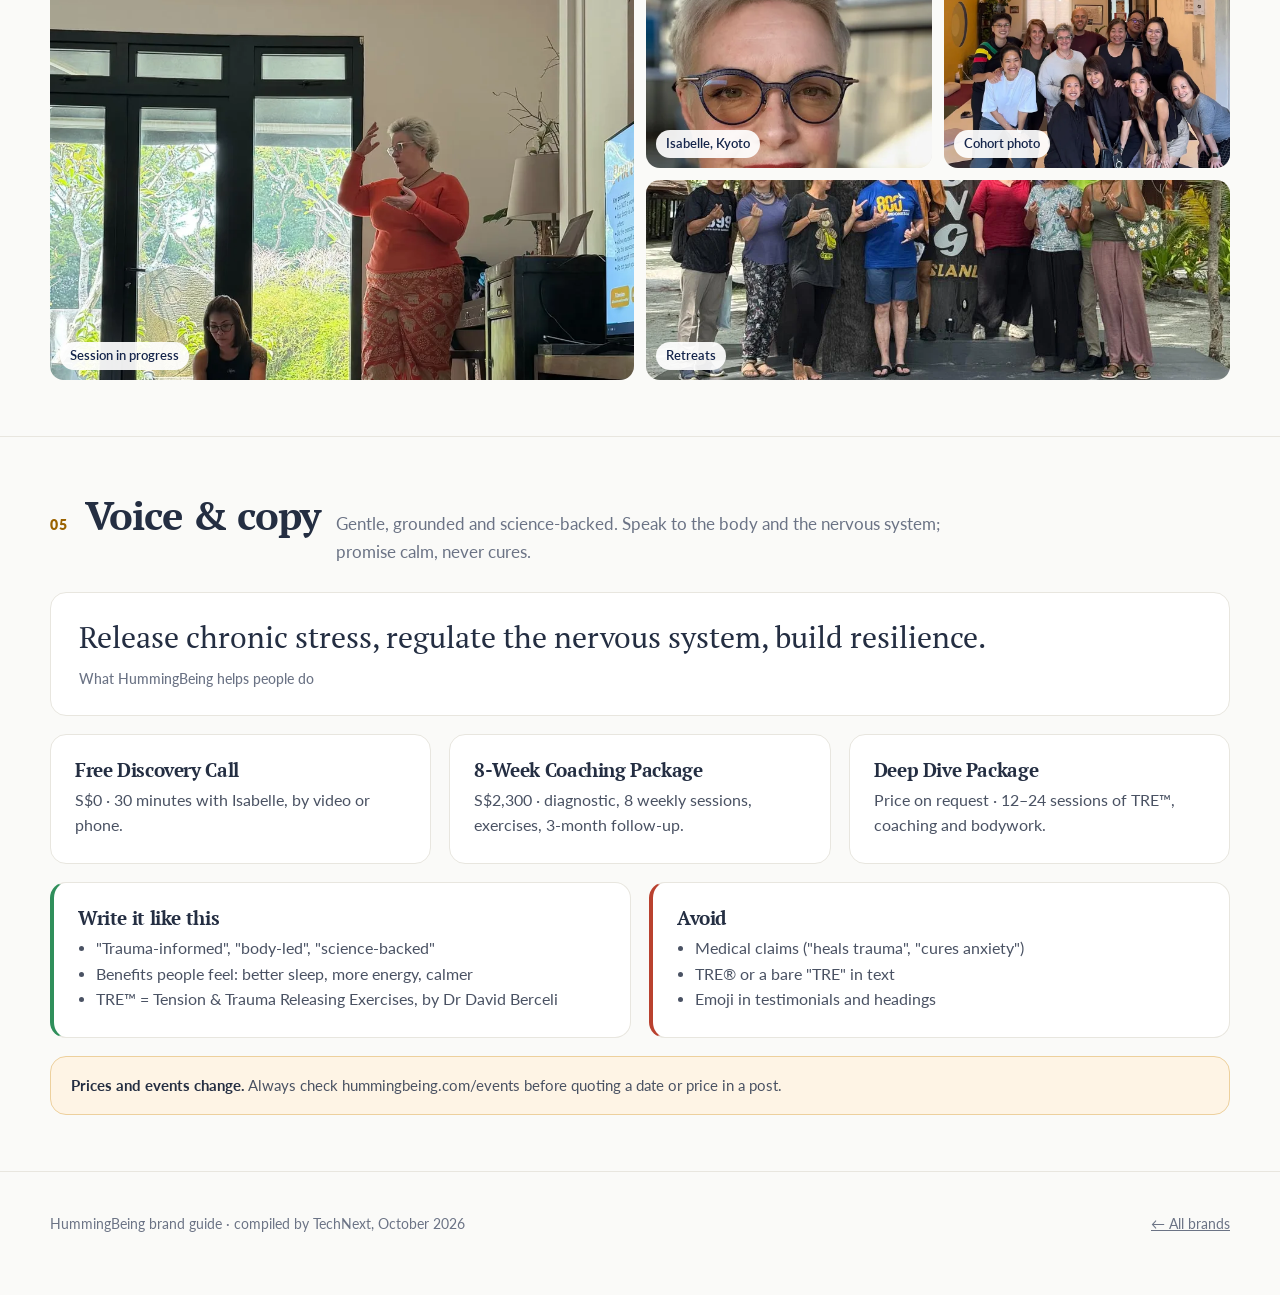
<file: hummingbeing.html>
<!doctype html>
<html lang="en"><head>
<meta charset="utf-8"><meta name="viewport" content="width=device-width,initial-scale=1"><meta name="color-scheme" content="light">
<meta name="robots" content="noindex,nofollow">
<title>HummingBeing Brand Guide</title>
<link rel="preconnect" href="https://fonts.googleapis.com"><link rel="preconnect" href="https://fonts.gstatic.com" crossorigin>
<link href="https://fonts.googleapis.com/css2?family=Lato:ital,wght@0,400;0,700;0,900;1,400&family=PT+Serif:ital,wght@0,400;0,700;1,400;1,700&family=Playfair+Display:ital,wght@0,700;1,400;1,700&display=swap" rel="stylesheet">
<link rel="stylesheet" href="assets/guide.css">
<style>
:root{--bg:#fafaf8;--ink:#242e42;--body:#4a5263;--muted:#6b7385;--line:#e8e6df;--accent:#F5A623;--accent-ink:#9a6200;--dark:#242e42;--tint:#fdf3e1;
  --font-h:'PT Serif',Georgia,serif;--font-b:'Lato',system-ui,sans-serif}
.hero::before{content:"";position:absolute;width:620px;height:620px;left:-240px;top:-260px;border-radius:50%;background:radial-gradient(#ffe0a6,transparent 70%);opacity:.8;z-index:-1}
.hero h1 em{font-family:'Playfair Display',serif;font-style:italic;color:#F5A623;font-weight:700}
.wing{position:absolute;right:-60px;bottom:-40px;width:340px;opacity:.07;z-index:-1;transform:rotate(-8deg)}
</style>
</head><body>
<header class="top"><div class="wrap"><a class="home" href="./">Isabelle's brands</a>
<nav><a href="./">Overview</a><a href="bhdasia">BHD Asia</a><a href="hummingbeing" aria-current="page">HummingBeing</a><a href="tre-singapore">TRE&trade; in Singapore</a></nav></div></header>

<main>
<section class="hero"><img class="wing" src="assets/logos/hummingbeing-logo-stacked.png" alt=""><div class="wrap hero-grid">
  <div>
    <div class="eyebrow">Wellness brand &middot; part of BHD Asia</div>
    <h1>HummingBeing: release, regulate, <em>Renew.</em></h1>
    <p class="lead">The somatic wellness practice of Isabelle Claus Teixeira. TRE&trade;, somatic coaching, bodywork and mindfulness, in person in Singapore and Japan and online worldwide.</p>
    <div class="facts"><span>hummingbeing.com</span><span>Coaching &amp; Somatics</span><span>Global TRE&trade; Certifying Trainer</span><span>ICF PCC</span></div>
  </div>
  <div class="hero-logo"><img src="assets/logos/hummingbeing-logo-stacked.png" alt="HummingBeing logo"></div>
</div></section>

<section class="s"><div class="wrap">
  <div class="s-head"><span class="num">01</span><h2>Logo</h2><p>A hummingbird in flight: warm feathered wings fading from cream to sun yellow, a red throat and a navy body and beak. The wordmark is a bold gold "HummingBeing" over an italic navy "Coaching &amp; Somatics".</p></div>
  <div class="grid g3">
    <div class="logo-tile reveal"><div class="stage"><img src="assets/logos/hummingbeing-logo-stacked.png" alt=""></div><div class="meta"><span><b>Stacked</b> &middot; square, 2594 px</span><a class="dl" href="assets/logos/hummingbeing-logo-stacked.png" download>Download</a></div></div>
    <div class="logo-tile reveal"><div class="stage tint"><img src="assets/logos/hummingbeing-logo-horizontal-light-bg.png" alt=""></div><div class="meta"><span><b>Horizontal</b> &middot; light backgrounds</span><a class="dl" href="assets/logos/hummingbeing-logo-horizontal-light-bg.png" download>Download</a></div></div>
    <div class="logo-tile reveal"><div class="stage dark"><img src="assets/logos/hummingbeing-logo-horizontal-dark-bg.png" alt=""></div><div class="meta"><span><b>Horizontal</b> &middot; dark backgrounds</span><a class="dl" href="assets/logos/hummingbeing-logo-horizontal-dark-bg.png" download>Download</a></div></div>
  </div>
  <div class="rules">
    <div class="rule do"><b>Do</b><ul><li>Use the horizontal lock-up in headers and next to partner logos; the stacked one for squares and avatars.</li><li>Use the dark-background file on navy, the light one everywhere else.</li><li>Keep clear space of at least one wing-tip width around it.</li></ul></div>
    <div class="rule dont"><b>Don't</b><ul><li>Two-tone the wordmark on thumbnails: "HummingBeing" stays all gold.</li><li>Separate the bird from the wordmark in co-branded pieces.</li><li>Place it on busy photos without a navy or cream panel behind it.</li></ul></div>
  </div>
</div></section>

<section class="s"><div class="wrap">
  <div class="s-head"><span class="num">02</span><h2>Colour</h2><p>Navy and gold carry the site; the bird's warm gradient and red throat are for illustration and small accents. Click a swatch to copy it.</p></div>
  <div class="grid g4">
    <button class="sw reveal" data-hex="#F5A623"><div class="chip"><i>Copy</i></div><div class="info"><b>Gold</b><code>#F5A623</code><small>Wordmark, buttons, accents</small></div></button>
    <button class="sw reveal" data-hex="#c98000"><div class="chip"><i>Copy</i></div><div class="info"><b>Gold dark</b><code>#C98000</code><small>Hover, pressed</small></div></button>
    <button class="sw reveal" data-hex="#242e42"><div class="chip"><i>Copy</i></div><div class="info"><b>Navy</b><code>#242E42</code><small>Text, footer, dark bands</small></div></button>
    <button class="sw reveal" data-hex="#21366B"><div class="chip"><i>Copy</i></div><div class="info"><b>Logo navy</b><code>#21366B</code><small>Bird body, tagline</small></div></button>
    <button class="sw reveal" data-hex="#fafaf8"><div class="chip"><i>Copy</i></div><div class="info"><b>Cream</b><code>#FAFAF8</code><small>Page background</small></div></button>
    <button class="sw reveal" data-hex="#FCB01D"><div class="chip"><i>Copy</i></div><div class="info"><b>Logo gold</b><code>#FCB01D</code><small>Wordmark in the logo file</small></div></button>
    <button class="sw reveal" data-hex="#D61F26"><div class="chip"><i>Copy</i></div><div class="info"><b>Throat red</b><code>#D61F26</code><small>Logo detail; tiny accents</small></div></button>
    <button class="sw reveal" data-hex="#FAED2E"><div class="chip"><i>Copy</i></div><div class="info"><b>Wing yellow</b><code>#FAED2E</code><small>Illustration only</small></div></button>
  </div>
  <div class="bar" aria-hidden="true"><span style="flex:48;background:#fafaf8"></span><span style="flex:26;background:#242e42"></span><span style="flex:16;background:#F5A623"></span><span style="flex:6;background:#FCB01D"></span><span style="flex:2;background:#D61F26"></span><span style="flex:2;background:#FAED2E"></span></div>
  <p class="note" style="margin-top:18px"><b>Known and accepted:</b> white text on gold buttons is below AA contrast. The live site now uses outline buttons that fill with gold on hover (client decision, Sep 2026).</p>
</div></section>

<section class="s"><div class="wrap">
  <div class="s-head"><span class="num">03</span><h2>Typography</h2><p>A serif for headings, a clean sans for reading, and Playfair italic for the one emotional word.</p></div>
  <div class="card">
    <div class="type-row"><div class="lbl"><b>Display</b><small>PT Serif 700 + Playfair Display italic</small></div><div class="spec" style="font:700 clamp(32px,5vw,58px)/1.05 'PT Serif',serif">Release. Regulate. <em style="font-family:'Playfair Display',serif;color:#F5A623">Renew.</em></div></div>
    <div class="type-row"><div class="lbl"><b>Heading</b><small>PT Serif 700</small></div><div class="spec" style="font:700 30px/1.2 'PT Serif',serif">Like the hummingbird</div></div>
    <div class="type-row"><div class="lbl"><b>Body</b><small>Lato 400 &middot; 17px / 1.65</small></div><div class="spec" style="font:400 17px/1.65 Lato,sans-serif;color:var(--body)">TRE&trade; works with the nervous system directly, not only the mind: simple exercises that switch on the body's natural tremor reflex.</div></div>
    <div class="type-row"><div class="lbl"><b>Label</b><small>Lato 700 &middot; caps, +12%</small></div><div class="spec" style="font:700 13px Lato,sans-serif;letter-spacing:.12em;text-transform:uppercase;color:#9a6200">TRE&trade; &middot; Somatic coaching &middot; Mindfulness</div></div>
    <div class="type-row"><div class="lbl"><b>Button</b><small>Outline at rest, gold fill on hover</small></div><div class="spec"><span style="display:inline-block;border:2px solid #F5A623;color:#242e42;font:700 14px Lato,sans-serif;letter-spacing:.06em;text-transform:uppercase;padding:12px 24px;border-radius:100px">Book a free call &rarr;</span></div></div>
  </div>
</div></section>

<section class="s"><div class="wrap">
  <div class="s-head"><span class="num">04</span><h2>Photography</h2><p>Bodies on mats, light rooms, groups after a session, Isabelle teaching. Natural light and real moments; no posed stock wellness.</p></div>
  <div class="photos">
    <figure class="w2 h2 reveal"><img src="assets/photos/tre-module2-sep2026.webp" alt="TRE Module 2 session" loading="lazy"><figcaption>Session in progress</figcaption></figure>
    <figure class="reveal"><img src="assets/photos/isabelle-kyoto.webp" alt="Isabelle in Kyoto" loading="lazy"><figcaption>Isabelle, Kyoto</figcaption></figure>
    <figure class="reveal"><img style="object-position:center 72%" src="assets/photos/tre-module1-2026.webp" alt="Module 1 group" loading="lazy"><figcaption>Cohort photo</figcaption></figure>
    <figure class="w2 reveal"><img style="object-position:center 88%" src="assets/photos/hb-retreat-group.webp" alt="Retreat group" loading="lazy"><figcaption>Retreats</figcaption></figure>
  </div>
</div></section>

<section class="s"><div class="wrap">
  <div class="s-head"><span class="num">05</span><h2>Voice &amp; copy</h2><p>Gentle, grounded and science-backed. Speak to the body and the nervous system; promise calm, never cures.</p></div>
  <blockquote class="reveal">Release chronic stress, regulate the nervous system, build resilience.<small>What HummingBeing helps people do</small></blockquote>
  <div class="grid g3" style="margin-top:18px">
    <div class="card reveal"><h3>Free Discovery Call</h3><p>S$0 &middot; 30 minutes with Isabelle, by video or phone.</p></div>
    <div class="card reveal"><h3>8-Week Coaching Package</h3><p>S$2,300 &middot; diagnostic, 8 weekly sessions, exercises, 3-month follow-up.</p></div>
    <div class="card reveal"><h3>Deep Dive Package</h3><p>Price on request &middot; 12&ndash;24 sessions of TRE&trade;, coaching and bodywork.</p></div>
  </div>
  <div class="say" style="margin-top:18px">
    <div class="card yes"><h3>Write it like this</h3><ul><li>"Trauma-informed", "body-led", "science-backed"</li><li>Benefits people feel: better sleep, more energy, calmer</li><li>TRE&trade; = Tension &amp; Trauma Releasing Exercises, by Dr David Berceli</li></ul></div>
    <div class="card no"><h3>Avoid</h3><ul><li>Medical claims ("heals trauma", "cures anxiety")</li><li>TRE&reg; or a bare "TRE" in text</li><li>Emoji in testimonials and headings</li></ul></div>
  </div>
  <p class="note" style="margin-top:18px"><b>Prices and events change.</b> Always check hummingbeing.com/events before quoting a date or price in a post.</p>
</div></section>
</main>

<footer><div class="wrap"><span>HummingBeing brand guide &middot; compiled by TechNext, October 2026</span><a href="./">&larr; All brands</a></div></footer>
<script src="assets/guide.js"></script>
</body></html>
</file>
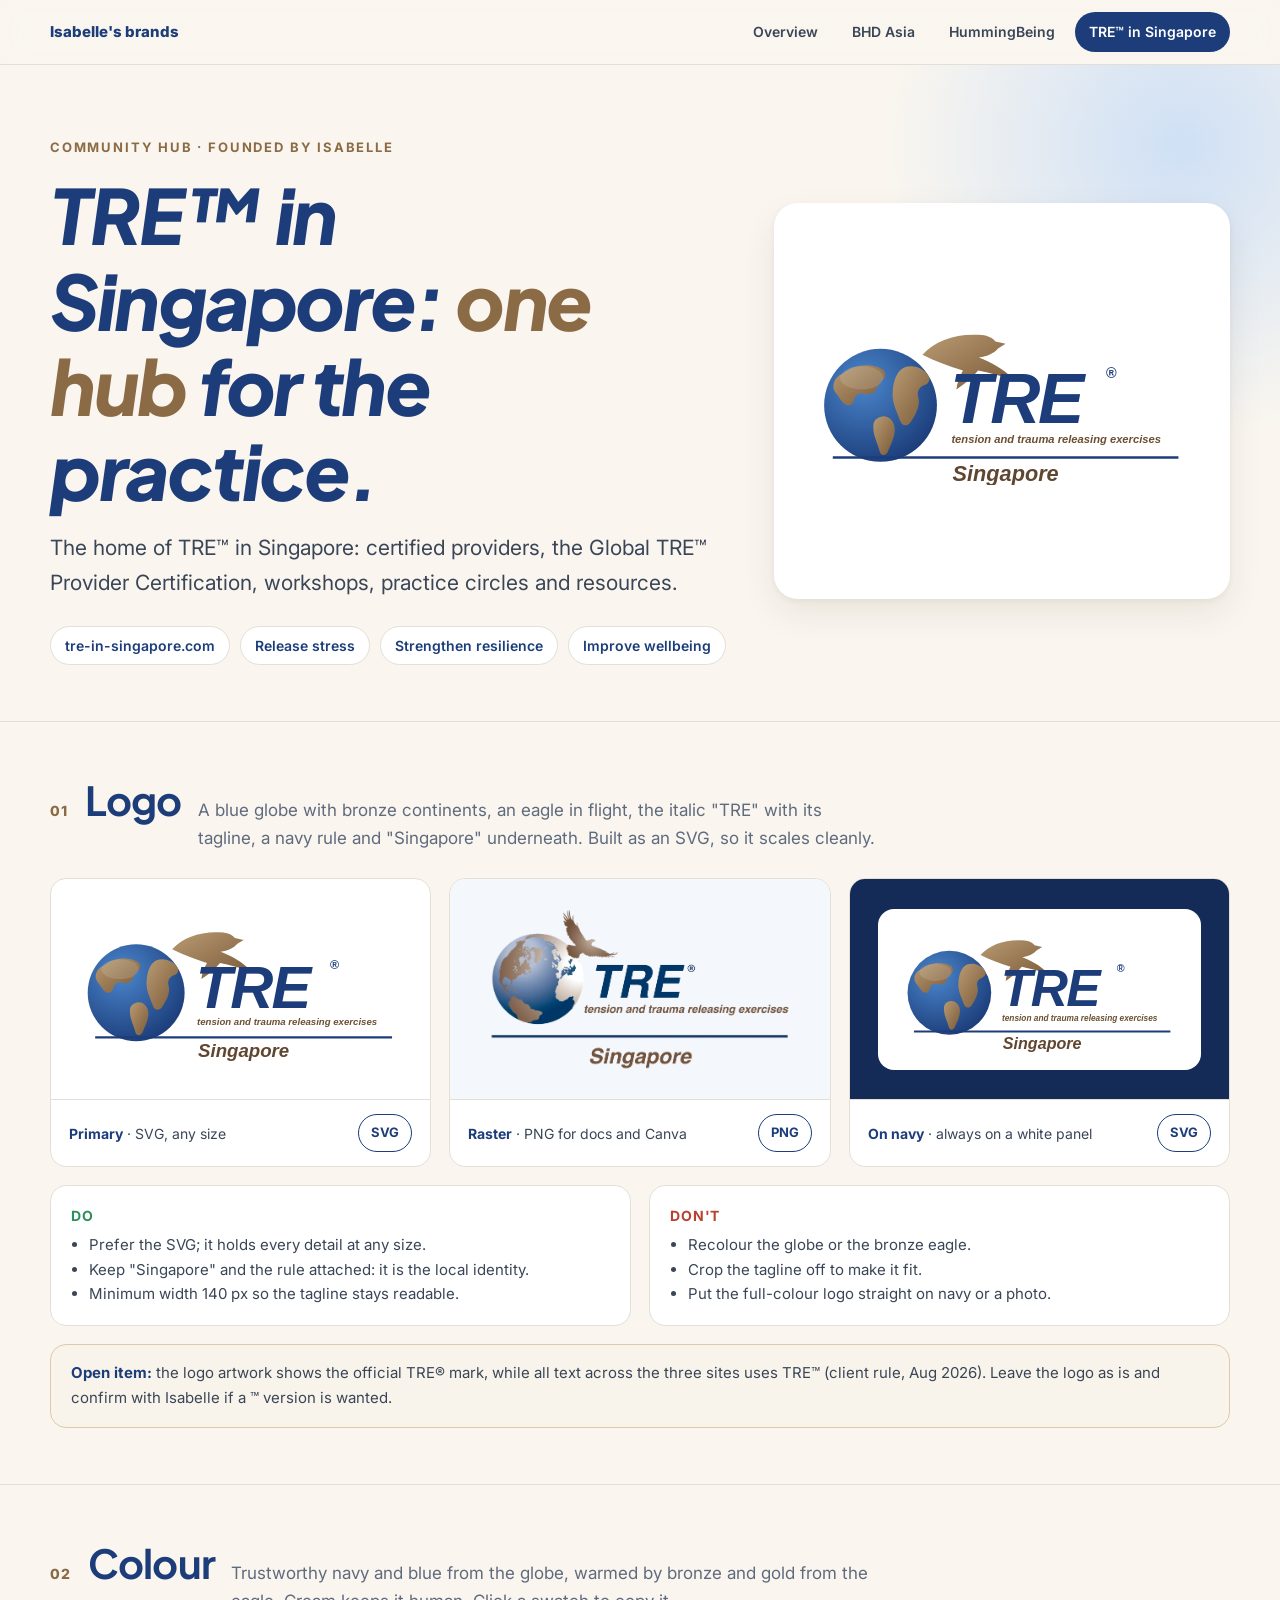
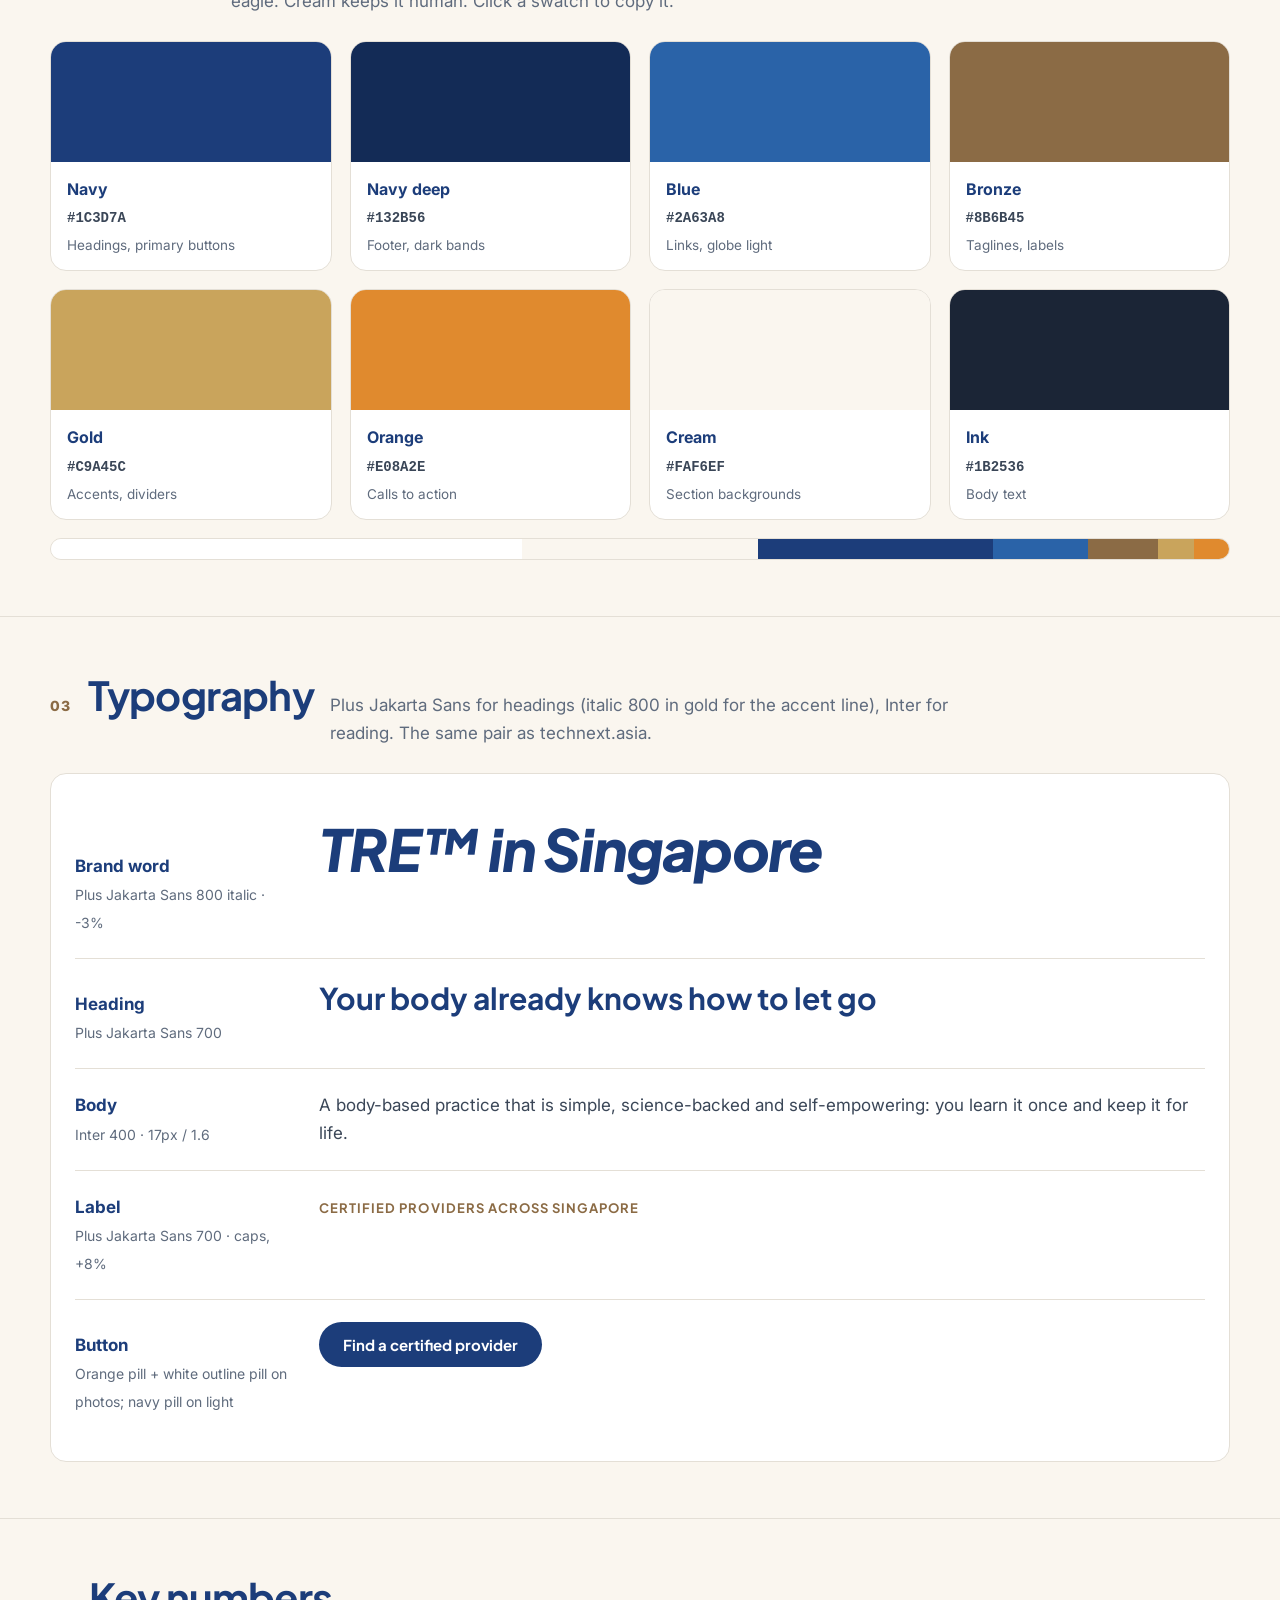
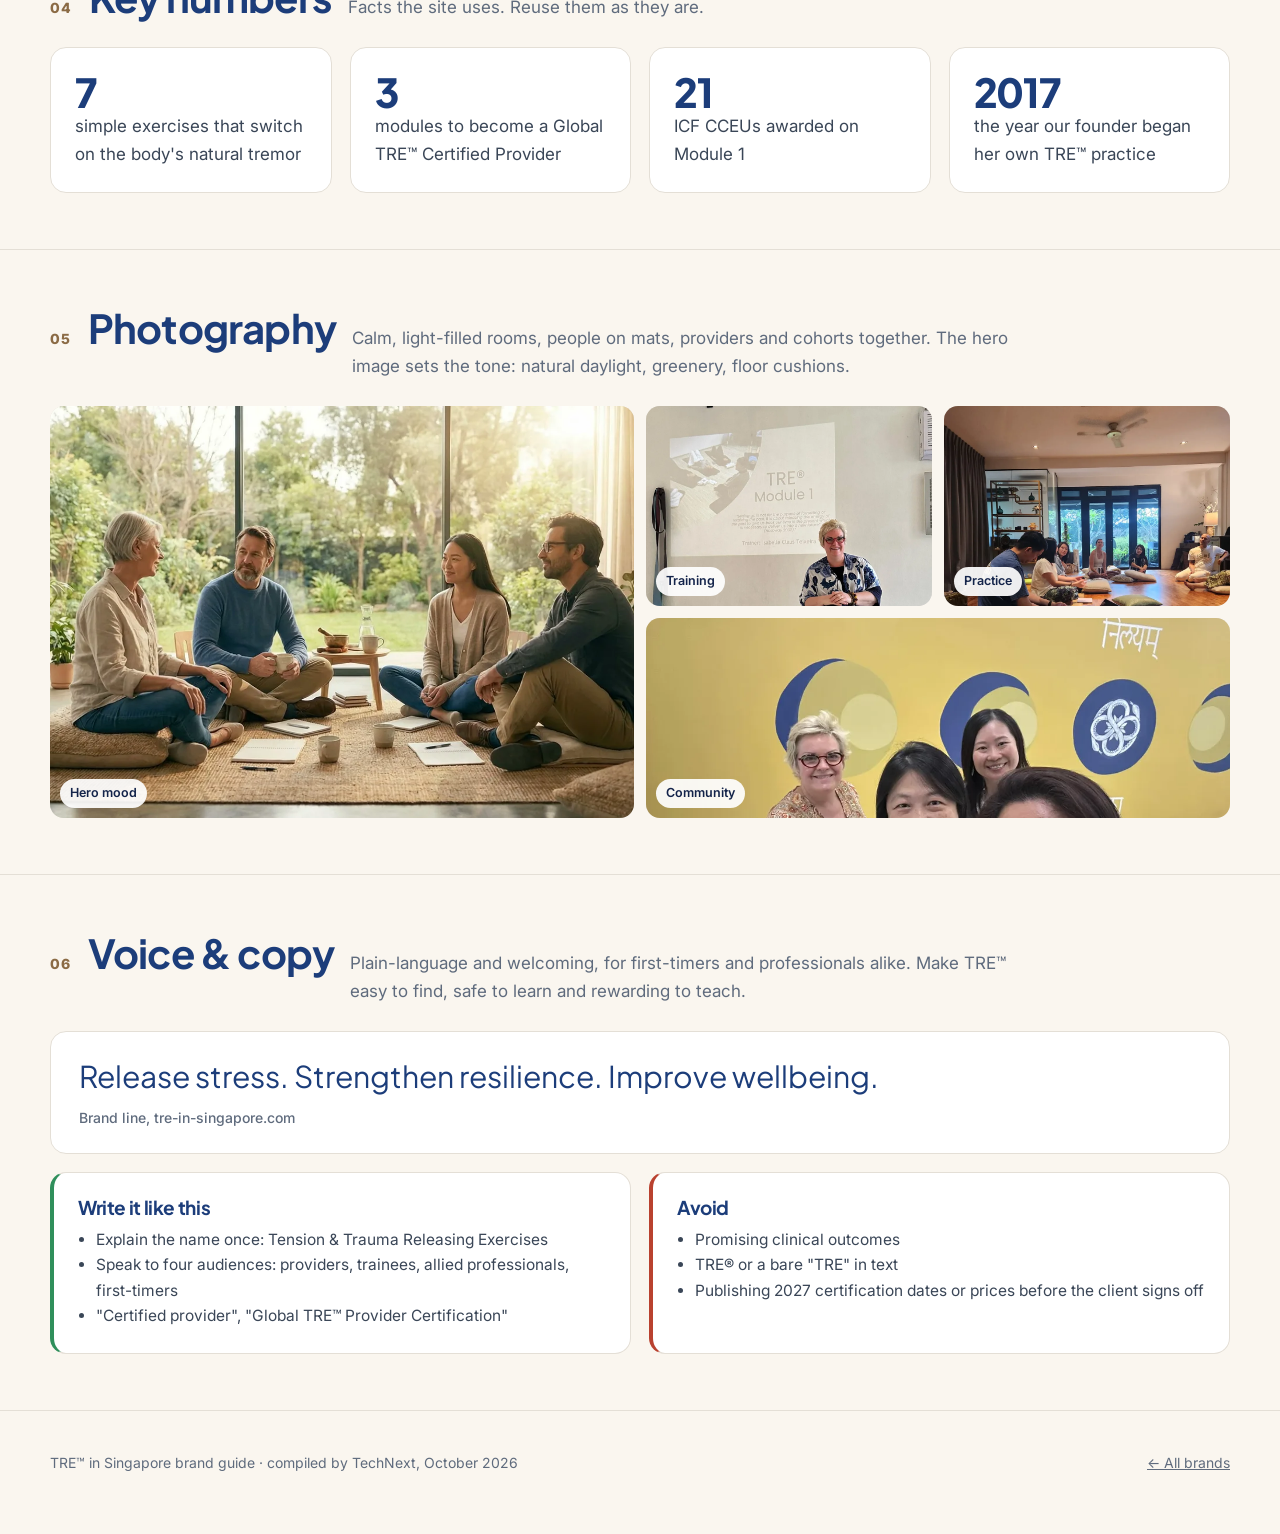
<file: tre-singapore.html>
<!doctype html>
<html lang="en"><head>
<meta charset="utf-8"><meta name="viewport" content="width=device-width,initial-scale=1"><meta name="color-scheme" content="light">
<meta name="robots" content="noindex,nofollow">
<title>TRE in Singapore Brand Guide</title>
<link rel="preconnect" href="https://fonts.googleapis.com"><link rel="preconnect" href="https://fonts.gstatic.com" crossorigin>
<link href="https://fonts.googleapis.com/css2?family=Plus+Jakarta+Sans:ital,wght@0,600;0,700;0,800;1,700;1,800&family=Inter:wght@400;500;600;700&display=swap" rel="stylesheet">
<link rel="stylesheet" href="assets/guide.css">
<style>
:root{--bg:#faf6ef;--ink:#1c3d7a;--body:#3a4657;--muted:#5f6b7d;--line:#e4dfd6;--accent:#c9a45c;--accent-ink:#8b6b45;--dark:#132b56;--tint:#f4f7fc;
  --font-h:'Plus Jakarta Sans',system-ui,sans-serif;--font-b:Inter,'Segoe UI',sans-serif}
.hero h1{font-style:italic;font-weight:800;letter-spacing:-.03em}
.hero h1 em{font-style:italic;color:#8b6b45}
.hero::before{content:"";position:absolute;width:600px;height:600px;right:-200px;top:-220px;border-radius:50%;background:radial-gradient(#cfe0f5,transparent 70%);z-index:-1}
.stats{display:grid;grid-template-columns:repeat(4,1fr);gap:18px}
.stats .card b{display:block;font:800 40px/1 'Plus Jakarta Sans',sans-serif;color:#1c3d7a;letter-spacing:-.03em}
@media (max-width:900px){.stats{grid-template-columns:repeat(2,1fr)}}
</style>
</head><body>
<header class="top"><div class="wrap"><a class="home" href="./">Isabelle's brands</a>
<nav><a href="./">Overview</a><a href="bhdasia">BHD Asia</a><a href="hummingbeing">HummingBeing</a><a href="tre-singapore" aria-current="page">TRE&trade; in Singapore</a></nav></div></header>

<main>
<section class="hero"><div class="wrap hero-grid">
  <div>
    <div class="eyebrow">Community hub &middot; founded by Isabelle</div>
    <h1>TRE&trade; in Singapore: <em>one hub</em> for the practice.</h1>
    <p class="lead">The home of TRE&trade; in Singapore: certified providers, the Global TRE&trade; Provider Certification, workshops, practice circles and resources.</p>
    <div class="facts"><span>tre-in-singapore.com</span><span>Release stress</span><span>Strengthen resilience</span><span>Improve wellbeing</span></div>
  </div>
  <div class="hero-logo"><img src="assets/logos/tre-singapore-logo.svg" alt="TRE in Singapore logo"></div>
</div></section>

<section class="s"><div class="wrap">
  <div class="s-head"><span class="num">01</span><h2>Logo</h2><p>A blue globe with bronze continents, an eagle in flight, the italic "TRE" with its tagline, a navy rule and "Singapore" underneath. Built as an SVG, so it scales cleanly.</p></div>
  <div class="grid g3">
    <div class="logo-tile reveal"><div class="stage"><img src="assets/logos/tre-singapore-logo.svg" alt=""></div><div class="meta"><span><b>Primary</b> &middot; SVG, any size</span><a class="dl" href="assets/logos/tre-singapore-logo.svg" download>SVG</a></div></div>
    <div class="logo-tile reveal"><div class="stage tint"><img src="assets/logos/tre-singapore-logo.png" alt=""></div><div class="meta"><span><b>Raster</b> &middot; PNG for docs and Canva</span><a class="dl" href="assets/logos/tre-singapore-logo.png" download>PNG</a></div></div>
    <div class="logo-tile reveal"><div class="stage dark"><div style="background:#fff;border-radius:16px;padding:18px 22px;width:100%;display:grid;place-items:center"><img src="assets/logos/tre-singapore-logo.svg" alt="" style="max-height:130px"></div></div><div class="meta"><span><b>On navy</b> &middot; always on a white panel</span><a class="dl" href="assets/logos/tre-singapore-logo.svg" download>SVG</a></div></div>
  </div>
  <div class="rules">
    <div class="rule do"><b>Do</b><ul><li>Prefer the SVG; it holds every detail at any size.</li><li>Keep "Singapore" and the rule attached: it is the local identity.</li><li>Minimum width 140 px so the tagline stays readable.</li></ul></div>
    <div class="rule dont"><b>Don't</b><ul><li>Recolour the globe or the bronze eagle.</li><li>Crop the tagline off to make it fit.</li><li>Put the full-colour logo straight on navy or a photo.</li></ul></div>
  </div>
  <p class="note" style="margin-top:18px"><b>Open item:</b> the logo artwork shows the official TRE&reg; mark, while all text across the three sites uses TRE&trade; (client rule, Aug 2026). Leave the logo as is and confirm with Isabelle if a ™ version is wanted.</p>
</div></section>

<section class="s"><div class="wrap">
  <div class="s-head"><span class="num">02</span><h2>Colour</h2><p>Trustworthy navy and blue from the globe, warmed by bronze and gold from the eagle. Cream keeps it human. Click a swatch to copy it.</p></div>
  <div class="grid g4">
    <button class="sw reveal" data-hex="#1c3d7a"><div class="chip"><i>Copy</i></div><div class="info"><b>Navy</b><code>#1C3D7A</code><small>Headings, primary buttons</small></div></button>
    <button class="sw reveal" data-hex="#132b56"><div class="chip"><i>Copy</i></div><div class="info"><b>Navy deep</b><code>#132B56</code><small>Footer, dark bands</small></div></button>
    <button class="sw reveal" data-hex="#2a63a8"><div class="chip"><i>Copy</i></div><div class="info"><b>Blue</b><code>#2A63A8</code><small>Links, globe light</small></div></button>
    <button class="sw reveal" data-hex="#8b6b45"><div class="chip"><i>Copy</i></div><div class="info"><b>Bronze</b><code>#8B6B45</code><small>Taglines, labels</small></div></button>
    <button class="sw reveal" data-hex="#c9a45c"><div class="chip"><i>Copy</i></div><div class="info"><b>Gold</b><code>#C9A45C</code><small>Accents, dividers</small></div></button>
    <button class="sw reveal" data-hex="#e08a2e"><div class="chip"><i>Copy</i></div><div class="info"><b>Orange</b><code>#E08A2E</code><small>Calls to action</small></div></button>
    <button class="sw reveal" data-hex="#faf6ef"><div class="chip"><i>Copy</i></div><div class="info"><b>Cream</b><code>#FAF6EF</code><small>Section backgrounds</small></div></button>
    <button class="sw reveal" data-hex="#1b2536"><div class="chip"><i>Copy</i></div><div class="info"><b>Ink</b><code>#1B2536</code><small>Body text</small></div></button>
  </div>
  <div class="bar" aria-hidden="true"><span style="flex:40;background:#fff"></span><span style="flex:20;background:#faf6ef"></span><span style="flex:20;background:#1c3d7a"></span><span style="flex:8;background:#2a63a8"></span><span style="flex:6;background:#8b6b45"></span><span style="flex:3;background:#c9a45c"></span><span style="flex:3;background:#e08a2e"></span></div>
</div></section>

<section class="s"><div class="wrap">
  <div class="s-head"><span class="num">03</span><h2>Typography</h2><p>Plus Jakarta Sans for headings (italic 800 in gold for the accent line), Inter for reading. The same pair as technext.asia.</p></div>
  <div class="card">
    <div class="type-row"><div class="lbl"><b>Brand word</b><small>Plus Jakarta Sans 800 italic &middot; -3%</small></div><div class="spec" style="font:italic 800 clamp(34px,5vw,58px)/1 'Plus Jakarta Sans',sans-serif;letter-spacing:-.03em;color:#1c3d7a">TRE&trade; in Singapore</div></div>
    <div class="type-row"><div class="lbl"><b>Heading</b><small>Plus Jakarta Sans 700</small></div><div class="spec" style="font:700 30px/1.15 'Plus Jakarta Sans',sans-serif;color:#1c3d7a">Your body already knows how to let go</div></div>
    <div class="type-row"><div class="lbl"><b>Body</b><small>Inter 400 &middot; 17px / 1.6</small></div><div class="spec" style="font:400 17px/1.6 Inter,sans-serif;color:var(--body)">A body-based practice that is simple, science-backed and self-empowering: you learn it once and keep it for life.</div></div>
    <div class="type-row"><div class="lbl"><b>Label</b><small>Plus Jakarta Sans 700 &middot; caps, +8%</small></div><div class="spec" style="font:700 13px 'Plus Jakarta Sans',sans-serif;letter-spacing:.08em;text-transform:uppercase;color:#8b6b45">Certified providers across Singapore</div></div>
    <div class="type-row"><div class="lbl"><b>Button</b><small>Orange pill + white outline pill on photos; navy pill on light</small></div><div class="spec"><span style="display:inline-block;background:#1c3d7a;color:#fff;font:700 15px 'Plus Jakarta Sans',sans-serif;padding:13px 24px;border-radius:999px">Find a certified provider</span></div></div>
  </div>
</div></section>

<section class="s"><div class="wrap">
  <div class="s-head"><span class="num">04</span><h2>Key numbers</h2><p>Facts the site uses. Reuse them as they are.</p></div>
  <div class="stats">
    <div class="card reveal"><b>7</b>simple exercises that switch on the body's natural tremor</div>
    <div class="card reveal"><b>3</b>modules to become a Global TRE&trade; Certified Provider</div>
    <div class="card reveal"><b>21</b>ICF CCEUs awarded on Module 1</div>
    <div class="card reveal"><b>2017</b>the year our founder began her own TRE&trade; practice</div>
  </div>
</div></section>

<section class="s"><div class="wrap">
  <div class="s-head"><span class="num">05</span><h2>Photography</h2><p>Calm, light-filled rooms, people on mats, providers and cohorts together. The hero image sets the tone: natural daylight, greenery, floor cushions.</p></div>
  <div class="photos">
    <figure class="w2 h2 reveal"><img src="assets/photos/tre-sg-hero.webp" alt="Group sitting on floor cushions in a bright room" loading="lazy"><figcaption>Hero mood</figcaption></figure>
    <figure class="reveal"><img src="assets/photos/isabelle-teaching-tre.webp" alt="Isabelle teaching Module 1" loading="lazy"><figcaption>Training</figcaption></figure>
    <figure class="reveal"><img src="assets/photos/tre-module2-group.webp" alt="Practice session" loading="lazy"><figcaption>Practice</figcaption></figure>
    <figure class="w2 reveal"><img src="assets/photos/hb-students-module1.webp" alt="Students after Module 1" loading="lazy"><figcaption>Community</figcaption></figure>
  </div>
</div></section>

<section class="s"><div class="wrap">
  <div class="s-head"><span class="num">06</span><h2>Voice &amp; copy</h2><p>Plain-language and welcoming, for first-timers and professionals alike. Make TRE&trade; easy to find, safe to learn and rewarding to teach.</p></div>
  <blockquote class="reveal">Release stress. Strengthen resilience. Improve wellbeing.<small>Brand line, tre-in-singapore.com</small></blockquote>
  <div class="say" style="margin-top:18px">
    <div class="card yes"><h3>Write it like this</h3><ul><li>Explain the name once: Tension &amp; Trauma Releasing Exercises</li><li>Speak to four audiences: providers, trainees, allied professionals, first-timers</li><li>"Certified provider", "Global TRE&trade; Provider Certification"</li></ul></div>
    <div class="card no"><h3>Avoid</h3><ul><li>Promising clinical outcomes</li><li>TRE&reg; or a bare "TRE" in text</li><li>Publishing 2027 certification dates or prices before the client signs off</li></ul></div>
  </div>
</div></section>
</main>

<footer><div class="wrap"><span>TRE&trade; in Singapore brand guide &middot; compiled by TechNext, October 2026</span><a href="./">&larr; All brands</a></div></footer>
<script src="assets/guide.js"></script>
</body></html>
</file>
<file: assets/guide.css>
/* Brand guide shell - each page sets its own brand tokens on :root */
:root{color-scheme:light;--bg:#FFFBF4;--card:#fff;--ink:#14244a;--body:#4f4a45;--muted:#6f6a64;--line:#EFE3D0;--accent:#FFB21A;--accent-ink:#8f5a00;
  --font-h:'Figtree',system-ui,sans-serif;--font-b:'Figtree',system-ui,sans-serif;--r:16px;--shadow:0 2px 6px rgba(40,30,10,.05),0 14px 34px rgba(40,30,10,.08)}
*{box-sizing:border-box;margin:0;padding:0}
html{scroll-behavior:smooth;-webkit-text-size-adjust:100%}
body{background:var(--bg);color:var(--body);font:400 17px/1.65 var(--font-b);overflow-x:clip}
img{max-width:100%;display:block}
a{color:inherit}
h1,h2,h3,h4{font-family:var(--font-h);color:var(--ink);line-height:1.12;letter-spacing:-.02em}
.wrap{width:min(1180px,100% - 32px);margin-inline:auto}

/* top bar */
.top{position:sticky;top:0;z-index:20;background:color-mix(in srgb,var(--bg) 88%,transparent);backdrop-filter:blur(12px);border-bottom:1px solid var(--line)}
.top .wrap{display:flex;align-items:center;gap:20px;min-height:64px}
.top .home{font-weight:800;font-size:15px;text-decoration:none;color:var(--ink);white-space:nowrap}
.top nav{display:flex;gap:6px;margin-left:auto;overflow-x:auto;scrollbar-width:none}
.top nav a{font-size:14px;font-weight:600;text-decoration:none;padding:8px 14px;border-radius:999px;white-space:nowrap;color:var(--body)}
.top nav a[aria-current]{background:var(--ink);color:#fff}
.top nav a:hover:not([aria-current]){background:color-mix(in srgb,var(--accent) 18%,transparent)}

/* hero */
.hero{padding:72px 0 56px;position:relative;overflow:hidden}
.hero .eyebrow{font-size:13px;font-weight:700;letter-spacing:.14em;text-transform:uppercase;color:var(--accent-ink);margin-bottom:14px}
.hero h1{font-size:clamp(40px,6vw,76px);font-weight:800;max-width:14ch}
.hero p.lead{font-size:clamp(18px,2vw,21px);max-width:58ch;margin-top:18px}
.hero-grid{display:grid;grid-template-columns:1.2fr .8fr;gap:40px;align-items:center}
.hero-logo{background:var(--card);border-radius:24px;padding:40px;box-shadow:var(--shadow);display:grid;place-items:center;aspect-ratio:1.15}
.hero-logo img{width:auto;height:auto;max-width:100%;max-height:260px;object-fit:contain}
.facts{display:flex;flex-wrap:wrap;gap:10px;margin-top:26px}
.facts span{background:var(--card);border:1px solid var(--line);border-radius:999px;padding:7px 14px;font-size:14px;font-weight:600;color:var(--ink)}

/* sections */
section.s{padding:56px 0;border-top:1px solid var(--line)}
.s-head{display:flex;align-items:baseline;gap:16px;margin-bottom:26px;flex-wrap:wrap}
.s-head .num{font:800 14px/1 var(--font-b);color:var(--accent-ink);letter-spacing:.1em}
.s-head h2{font-size:clamp(28px,3.4vw,40px)}
.s-head p{flex-basis:100%;max-width:62ch;color:var(--muted)}
.grid{display:grid;gap:18px}
.g2{grid-template-columns:repeat(2,1fr)}.g3{grid-template-columns:repeat(3,1fr)}.g4{grid-template-columns:repeat(4,1fr)}
.card{background:var(--card);border:1px solid var(--line);border-radius:var(--r);padding:24px}
.card h3{font-size:19px;margin-bottom:8px}
.card p,.card li{font-size:15.5px}
.card ul{padding-left:18px}

/* logos */
.logo-tile{border-radius:var(--r);border:1px solid var(--line);overflow:hidden;background:var(--card)}
.logo-tile .stage{height:220px;display:grid;place-items:center;padding:28px}
.logo-tile .stage{min-height:0}.logo-tile .stage>img{width:auto;height:auto;max-width:100%;max-height:164px;object-fit:contain}.logo-tile .stage>div img{width:auto;height:auto;max-width:100%;max-height:132px!important}
.logo-tile .stage.dark{background:var(--dark,#14244a)}
.logo-tile .stage.tint{background:var(--tint,#FBF3E6)}
.logo-tile .meta{display:flex;justify-content:space-between;align-items:center;gap:10px;padding:14px 18px;border-top:1px solid var(--line);font-size:14px}
.logo-tile .meta b{color:var(--ink)}
.dl{font-weight:700;font-size:13px;text-decoration:none;padding:7px 12px;border-radius:999px;border:1.5px solid var(--ink);color:var(--ink);white-space:nowrap}
.dl:hover{background:var(--ink);color:#fff}
.rules{display:grid;grid-template-columns:repeat(2,1fr);gap:18px;margin-top:18px}
.rule{border-radius:var(--r);padding:18px 20px;font-size:15px;background:var(--card);border:1px solid var(--line)}
.rule b{display:block;margin-bottom:6px;font-size:14px;letter-spacing:.06em;text-transform:uppercase}
.rule.do b{color:#2f8f5b}.rule.dont b{color:#b9412f}
.rule ul{padding-left:18px}

/* colours */
.sw{border-radius:var(--r);overflow:hidden;border:1px solid var(--line);background:var(--card);cursor:pointer;text-align:left;font:inherit;color:inherit;width:100%;transition:transform .16s cubic-bezier(.23,1,.32,1)}
.sw:active{transform:scale(.97)}
.sw .chip{height:120px;position:relative}
.sw .chip i{position:absolute;right:10px;bottom:10px;font-style:normal;font-size:12px;font-weight:700;background:rgba(255,255,255,.92);color:#14244a;padding:4px 9px;border-radius:999px;opacity:0;transition:opacity .16s}
.sw:hover .chip i,.sw.copied .chip i{opacity:1}
.sw .info{padding:14px 16px}
.sw .info b{display:block;color:var(--ink);font-size:16px}
.sw .info code{font:600 14px/1.5 ui-monospace,Consolas,monospace;color:var(--body)}
.sw .info small{display:block;color:var(--muted);font-size:13.5px;margin-top:4px}
.bar{display:flex;height:22px;border-radius:999px;overflow:hidden;margin-top:18px;border:1px solid var(--line)}

/* type */
.type-row{display:grid;grid-template-columns:220px 1fr;gap:24px;padding:22px 0;border-bottom:1px solid var(--line);align-items:baseline}
.type-row:last-child{border-bottom:0}
.type-row .lbl b{display:block;color:var(--ink)}
.type-row .lbl small{color:var(--muted);font-size:14px}
.type-row .spec{color:var(--ink);overflow-wrap:anywhere}

/* photos */
.photos{display:grid;grid-template-columns:repeat(4,1fr);grid-auto-rows:200px;gap:12px}
.photos figure{border-radius:14px;overflow:hidden;position:relative;background:var(--line)}
.photos figure.w2{grid-column:span 2}.photos figure.h2{grid-row:span 2}
.photos img{width:100%;height:100%;object-fit:cover;object-position:center 22%}
.photos figcaption{position:absolute;left:10px;bottom:10px;background:rgba(255,255,255,.92);color:#14244a;font-size:12.5px;font-weight:600;padding:4px 10px;border-radius:999px}

/* voice */
.say{display:grid;grid-template-columns:1fr 1fr;gap:18px}
.say .card.yes{border-left:4px solid #2f8f5b}.say .card.no{border-left:4px solid #b9412f}
blockquote{font-family:var(--font-h);font-size:clamp(22px,2.6vw,30px);color:var(--ink);line-height:1.25;padding:26px 28px;border-radius:var(--r);background:var(--card);border:1px solid var(--line)}
blockquote small{display:block;font:500 14px/1.4 var(--font-b);color:var(--muted);margin-top:12px}

/* misc */
.post{display:grid;grid-template-columns:360px 1fr;gap:32px;align-items:start}
.post img{border-radius:14px;box-shadow:var(--shadow)}
.note{background:color-mix(in srgb,var(--accent) 12%,var(--card));border:1px solid color-mix(in srgb,var(--accent) 35%,var(--line));border-radius:var(--r);padding:16px 20px;font-size:15px}
.note b{color:var(--ink)}
footer{padding:40px 0 60px;border-top:1px solid var(--line);font-size:14px;color:var(--muted)}
footer .wrap{display:flex;justify-content:space-between;gap:16px;flex-wrap:wrap}
.toast{position:fixed;left:50%;bottom:24px;transform:translate(-50%,20px);opacity:0;background:#14244a;color:#fff;padding:10px 18px;border-radius:999px;font-size:14px;font-weight:600;transition:all .2s cubic-bezier(.23,1,.32,1);pointer-events:none;z-index:50}
.toast.on{opacity:1;transform:translate(-50%,0)}
.reveal{opacity:0;transform:translateY(14px);transition:opacity .5s cubic-bezier(.23,1,.32,1),transform .5s cubic-bezier(.23,1,.32,1)}
.reveal.in{opacity:1;transform:none}
@media (prefers-reduced-motion:reduce){.reveal{opacity:1;transform:none;transition:none}html{scroll-behavior:auto}}

@media (max-width:900px){
  .hero-grid,.post,.say,.rules{grid-template-columns:1fr}
  .g3,.g4{grid-template-columns:repeat(2,1fr)}
  .photos{grid-template-columns:repeat(2,1fr);grid-auto-rows:160px}
  .type-row{grid-template-columns:1fr;gap:8px}
  .post img{max-width:360px}
}
@media (max-width:560px){
  .g2,.g3,.g4{grid-template-columns:1fr}
  .hero{padding:44px 0 36px}
  .top .home{display:none}
  .hero-logo{padding:24px}
}
</file>
